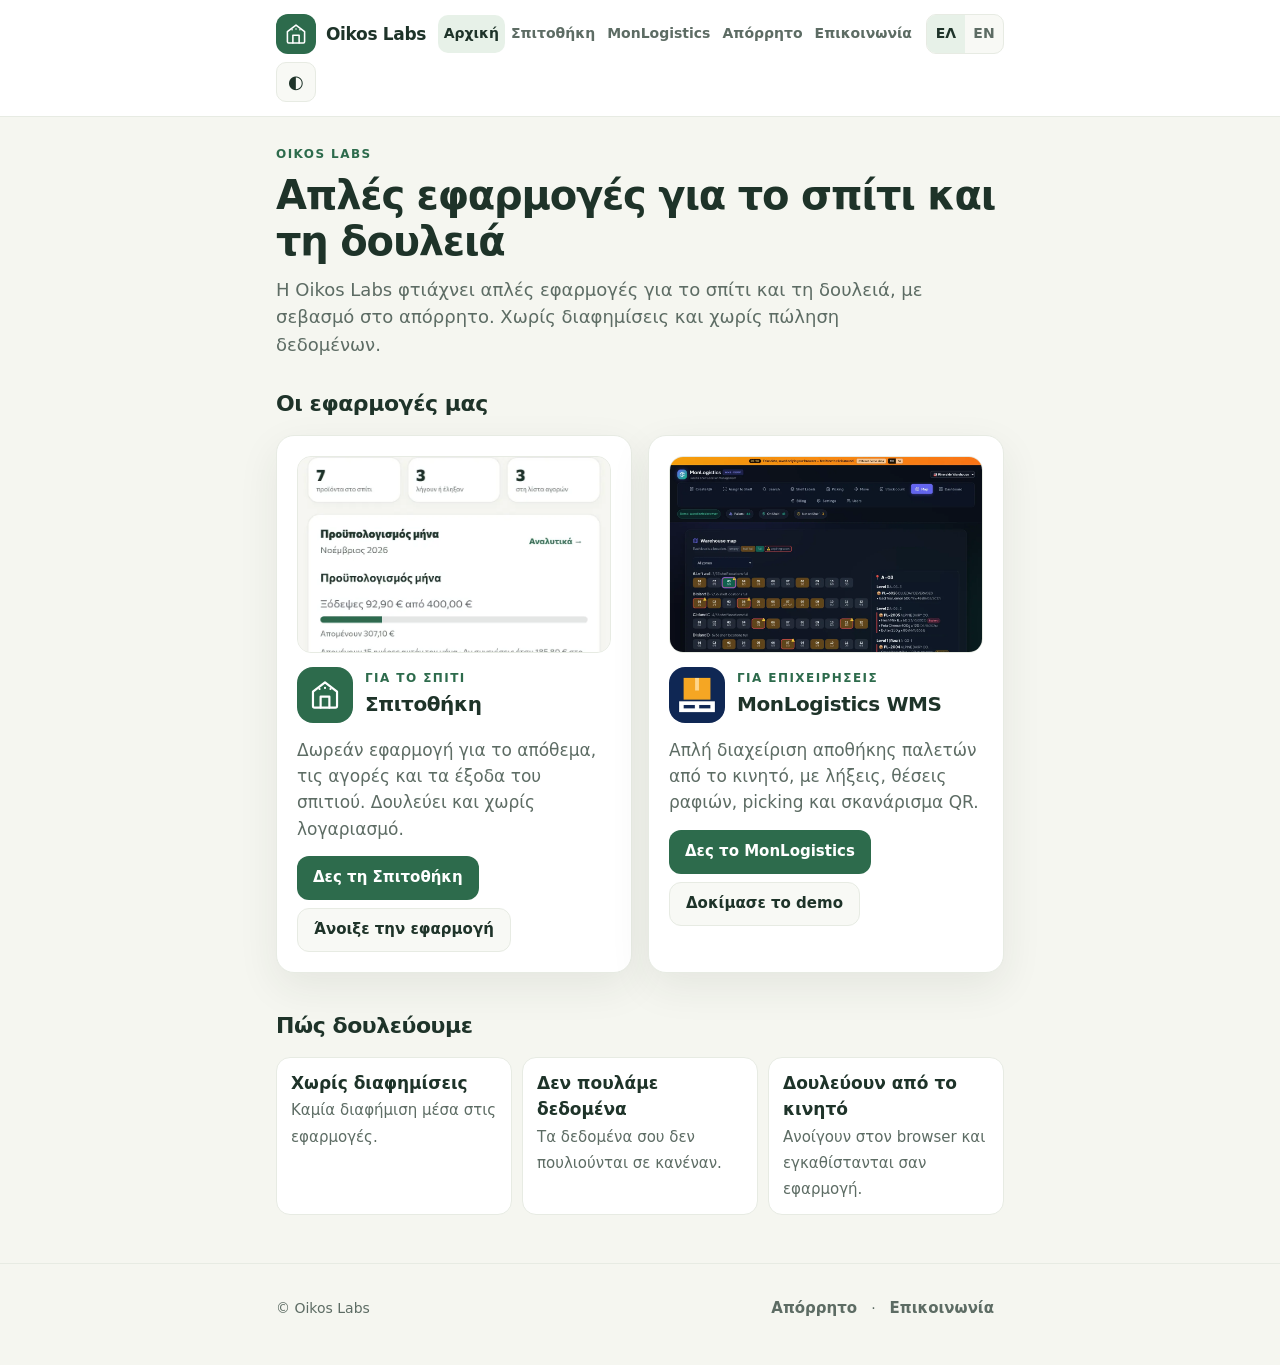
<file: index.html>
<!doctype html>
<html lang="el">
<head>
  <meta charset="utf-8">
  <meta name="viewport" content="width=device-width, initial-scale=1">
  <title>Oikos Labs</title>
  <meta name="description" content="Η Oikos Labs φτιάχνει απλές εφαρμογές για το σπίτι και τη δουλειά, με σεβασμό στο απόρρητο.">
  <meta name="theme-color" content="#f5f6f0" media="(prefers-color-scheme: light)">
  <meta name="theme-color" content="#121a16" media="(prefers-color-scheme: dark)">
  <link rel="icon" href="icons/icon.svg" type="image/svg+xml">
  <link rel="icon" href="icons/icon-192.png" sizes="192x192">
  <link rel="apple-touch-icon" href="icons/apple-touch-icon.png">
  <link rel="alternate" hreflang="el" href="https://oikoslabs.github.io/">
  <link rel="alternate" hreflang="en" href="https://oikoslabs.github.io/en/">
  <link rel="alternate" hreflang="x-default" href="https://oikoslabs.github.io/">
  <link rel="stylesheet" href="styles.css?v=7">
</head>
<body>
  <a class="skip" href="#main">Μετάβαση στο περιεχόμενο</a>
  <header>
    <div class="wrap header-inner">
      <a class="brand" href="index.html"><img src="icons/icon.svg" width="40" height="40" alt="">Oikos Labs</a>
      <nav aria-label="Κύρια πλοήγηση">
        <a href="index.html" aria-current="page">Αρχική</a>
        <a href="spitothiki.html">Σπιτοθήκη</a>
        <a href="monlogistics.html">MonLogistics</a>
        <a href="privacy.html">Απόρρητο</a>
        <a href="contact.html">Επικοινωνία</a>
      </nav>
      <div class="lang-switch" role="group" aria-label="Γλώσσα"><a href="index.html" lang="el" aria-current="true">ΕΛ</a><a href="en/index.html" lang="en" hreflang="en" title="English">EN</a></div>
      <button class="theme-btn" type="button" data-theme-toggle aria-label="Αλλαγή θέματος">◐</button>
    </div>
  </header>
  <main id="main" class="wrap">
    <p class="eyebrow">Oikos Labs</p>
    <h1>Απλές εφαρμογές για το σπίτι και τη δουλειά</h1>
    <p class="lede">Η Oikos Labs φτιάχνει απλές εφαρμογές για το σπίτι και τη δουλειά, με σεβασμό στο απόρρητο. Χωρίς διαφημίσεις και χωρίς πώληση δεδομένων.</p>

    <section class="apps" aria-labelledby="apps-title">
      <h2 id="apps-title">Οι εφαρμογές μας</h2>
      <div class="app-grid">
        <article class="card app-tile">
          <a class="tile-shot" href="spitothiki.html" tabindex="-1" aria-hidden="true"><img src="shots/home.webp" alt="" width="390" height="844" loading="lazy"></a>
          <div class="tile-head">
            <img class="mark" src="icons/icon.svg" width="56" height="56" alt="">
            <div>
              <p class="eyebrow">Για το σπίτι</p>
              <h3>Σπιτοθήκη</h3>
            </div>
          </div>
          <p>Δωρεάν εφαρμογή για το απόθεμα, τις αγορές και τα έξοδα του σπιτιού. Δουλεύει και χωρίς λογαριασμό.</p>
          <div class="actions">
            <a class="button button-primary" href="spitothiki.html">Δες τη Σπιτοθήκη</a>
            <a class="button button-quiet" href="https://spitothiki.web.app/?src=oikoslabs">Άνοιξε την εφαρμογή</a>
          </div>
        </article>
        <article class="card app-tile">
          <a class="tile-shot" href="monlogistics.html" tabindex="-1" aria-hidden="true"><img src="shots/monlogistics/map.webp" alt="" width="1200" height="755" loading="lazy"></a>
          <div class="tile-head">
            <img class="mark" src="icons/monlogistics-icon.png" width="56" height="56" alt="">
            <div>
              <p class="eyebrow">Για επιχειρήσεις</p>
              <h3>MonLogistics WMS</h3>
            </div>
          </div>
          <p>Απλή διαχείριση αποθήκης παλετών από το κινητό, με λήξεις, θέσεις ραφιών, picking και σκανάρισμα QR.</p>
          <div class="actions">
            <a class="button button-primary" href="monlogistics.html">Δες το MonLogistics</a>
            <a class="button button-quiet" href="https://monlogistics-demo.web.app/?src=oikoslabs">Δοκίμασε το demo</a>
          </div>
        </article>
      </div>
    </section>

    <section class="principles" aria-labelledby="principles-title">
      <h2 id="principles-title">Πώς δουλεύουμε</h2>
      <ul class="principle-list">
        <li><strong>Χωρίς διαφημίσεις</strong><span>Καμία διαφήμιση μέσα στις εφαρμογές.</span></li>
        <li><strong>Δεν πουλάμε δεδομένα</strong><span>Τα δεδομένα σου δεν πουλιούνται σε κανέναν.</span></li>
        <li><strong>Δουλεύουν από το κινητό</strong><span>Ανοίγουν στον browser και εγκαθίστανται σαν εφαρμογή.</span></li>
      </ul>
    </section>

  </main>
  <footer>
    <div class="wrap footer-inner">
      <p>© Oikos Labs</p>
      <nav aria-label="Υποσέλιδο">
        <a href="privacy.html">Απόρρητο</a>
        · <a href="contact.html">Επικοινωνία</a>
      </nav>
    </div>
  </footer>
  <script>
    (function () {
      var key = 'oikoslabs:theme';
      var root = document.documentElement;
      try {
        var saved = localStorage.getItem(key);
        if (saved === 'light' || saved === 'dark') root.setAttribute('data-theme', saved);
      } catch (e) {}
      document.querySelectorAll('[data-theme-toggle]').forEach(function (btn) {
        btn.addEventListener('click', function () {
          var next = root.getAttribute('data-theme') === 'dark' ? 'light'
            : root.getAttribute('data-theme') === 'light' ? 'dark'
            : (window.matchMedia('(prefers-color-scheme: dark)').matches ? 'light' : 'dark');
          root.setAttribute('data-theme', next);
          try { localStorage.setItem(key, next); } catch (e) {}
        });
      });
    })();
  </script>
<!-- Cloudflare Web Analytics --><script defer src='https://static.cloudflareinsights.com/beacon.min.js' data-cf-beacon='{"token": "eb60aeccbb9b4c3ca00c6c303d46751a"}'></script><!-- End Cloudflare Web Analytics -->
</body>
</html>
</file>
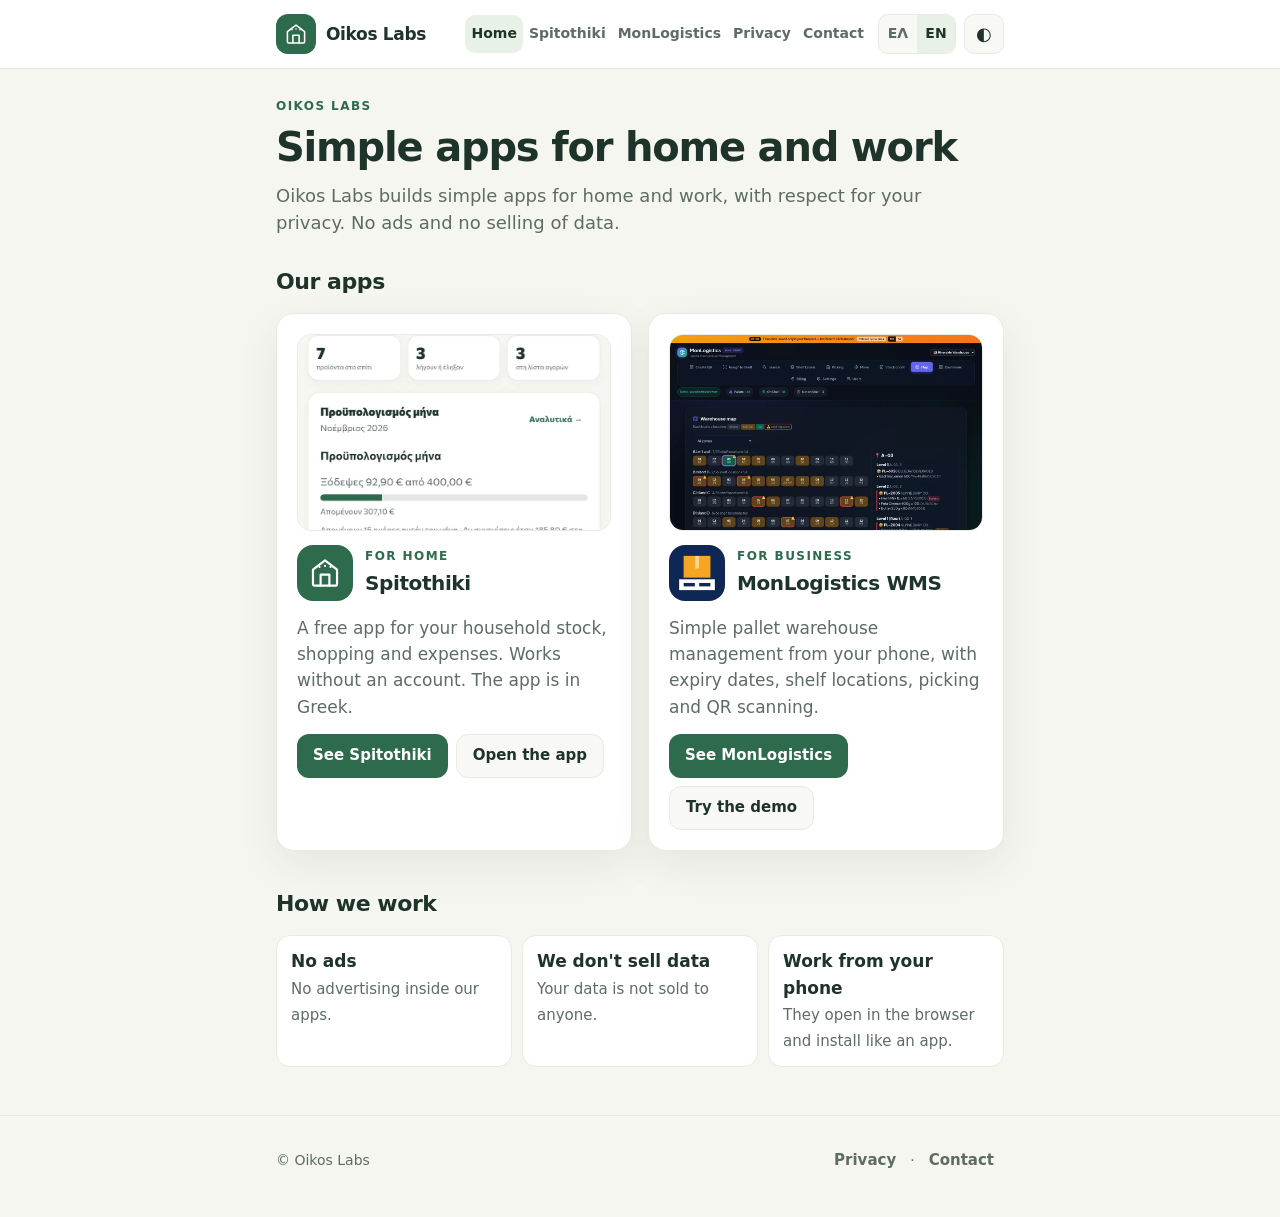
<file: en/index.html>
<!doctype html>
<html lang="en">
<head>
  <meta charset="utf-8">
  <meta name="viewport" content="width=device-width, initial-scale=1">
  <title>Oikos Labs</title>
  <meta name="description" content="Oikos Labs builds simple apps for home and work, with respect for your privacy.">
  <meta name="theme-color" content="#f5f6f0" media="(prefers-color-scheme: light)">
  <meta name="theme-color" content="#121a16" media="(prefers-color-scheme: dark)">
  <link rel="icon" href="../icons/icon.svg" type="image/svg+xml">
  <link rel="icon" href="../icons/icon-192.png" sizes="192x192">
  <link rel="apple-touch-icon" href="../icons/apple-touch-icon.png">
  <link rel="alternate" hreflang="el" href="https://oikoslabs.github.io/">
  <link rel="alternate" hreflang="en" href="https://oikoslabs.github.io/en/">
  <link rel="alternate" hreflang="x-default" href="https://oikoslabs.github.io/">
  <link rel="stylesheet" href="../styles.css?v=7">
</head>
<body>
  <a class="skip" href="#main">Skip to content</a>
  <header>
    <div class="wrap header-inner">
      <a class="brand" href="index.html"><img src="../icons/icon.svg" width="40" height="40" alt="">Oikos Labs</a>
      <nav aria-label="Main navigation">
        <a href="index.html" aria-current="page">Home</a>
        <a href="spitothiki.html">Spitothiki</a>
        <a href="monlogistics.html">MonLogistics</a>
        <a href="privacy.html">Privacy</a>
        <a href="contact.html">Contact</a>
      </nav>
      <div class="lang-switch" role="group" aria-label="Language"><a href="../index.html" lang="el" hreflang="el" title="Ελληνικά">ΕΛ</a><a href="index.html" lang="en" aria-current="true">EN</a></div>
      <button class="theme-btn" type="button" data-theme-toggle aria-label="Toggle theme">◐</button>
    </div>
  </header>
  <main id="main" class="wrap">
    <p class="eyebrow">Oikos Labs</p>
    <h1>Simple apps for home and work</h1>
    <p class="lede">Oikos Labs builds simple apps for home and work, with respect for your privacy. No ads and no selling of data.</p>

    <section class="apps" aria-labelledby="apps-title">
      <h2 id="apps-title">Our apps</h2>
      <div class="app-grid">
        <article class="card app-tile">
          <a class="tile-shot" href="spitothiki.html" tabindex="-1" aria-hidden="true"><img src="../shots/home.webp" alt="" width="390" height="844" loading="lazy"></a>
          <div class="tile-head">
            <img class="mark" src="../icons/icon.svg" width="56" height="56" alt="">
            <div>
              <p class="eyebrow">For home</p>
              <h3>Spitothiki</h3>
            </div>
          </div>
          <p>A free app for your household stock, shopping and expenses. Works without an account. The app is in Greek.</p>
          <div class="actions">
            <a class="button button-primary" href="spitothiki.html">See Spitothiki</a>
            <a class="button button-quiet" href="https://spitothiki.web.app/?src=oikoslabs">Open the app</a>
          </div>
        </article>
        <article class="card app-tile">
          <a class="tile-shot" href="monlogistics.html" tabindex="-1" aria-hidden="true"><img src="../shots/monlogistics/map.webp" alt="" width="1200" height="755" loading="lazy"></a>
          <div class="tile-head">
            <img class="mark" src="../icons/monlogistics-icon.png" width="56" height="56" alt="">
            <div>
              <p class="eyebrow">For business</p>
              <h3>MonLogistics WMS</h3>
            </div>
          </div>
          <p>Simple pallet warehouse management from your phone, with expiry dates, shelf locations, picking and QR scanning.</p>
          <div class="actions">
            <a class="button button-primary" href="monlogistics.html">See MonLogistics</a>
            <a class="button button-quiet" href="https://monlogistics-demo.web.app/?src=oikoslabs">Try the demo</a>
          </div>
        </article>
      </div>
    </section>

    <section class="principles" aria-labelledby="principles-title">
      <h2 id="principles-title">How we work</h2>
      <ul class="principle-list">
        <li><strong>No ads</strong><span>No advertising inside our apps.</span></li>
        <li><strong>We don't sell data</strong><span>Your data is not sold to anyone.</span></li>
        <li><strong>Work from your phone</strong><span>They open in the browser and install like an app.</span></li>
      </ul>
    </section>

  </main>
  <footer>
    <div class="wrap footer-inner">
      <p>© Oikos Labs</p>
      <nav aria-label="Footer">
        <a href="privacy.html">Privacy</a>
        · <a href="contact.html">Contact</a>
      </nav>
    </div>
  </footer>
  <script>
    (function () {
      var key = 'oikoslabs:theme';
      var root = document.documentElement;
      try {
        var saved = localStorage.getItem(key);
        if (saved === 'light' || saved === 'dark') root.setAttribute('data-theme', saved);
      } catch (e) {}
      document.querySelectorAll('[data-theme-toggle]').forEach(function (btn) {
        btn.addEventListener('click', function () {
          var next = root.getAttribute('data-theme') === 'dark' ? 'light'
            : root.getAttribute('data-theme') === 'light' ? 'dark'
            : (window.matchMedia('(prefers-color-scheme: dark)').matches ? 'light' : 'dark');
          root.setAttribute('data-theme', next);
          try { localStorage.setItem(key, next); } catch (e) {}
        });
      });
    })();
  </script>
<!-- Cloudflare Web Analytics --><script defer src='https://static.cloudflareinsights.com/beacon.min.js' data-cf-beacon='{"token": "eb60aeccbb9b4c3ca00c6c303d46751a"}'></script><!-- End Cloudflare Web Analytics -->
</body>
</html>
</file>
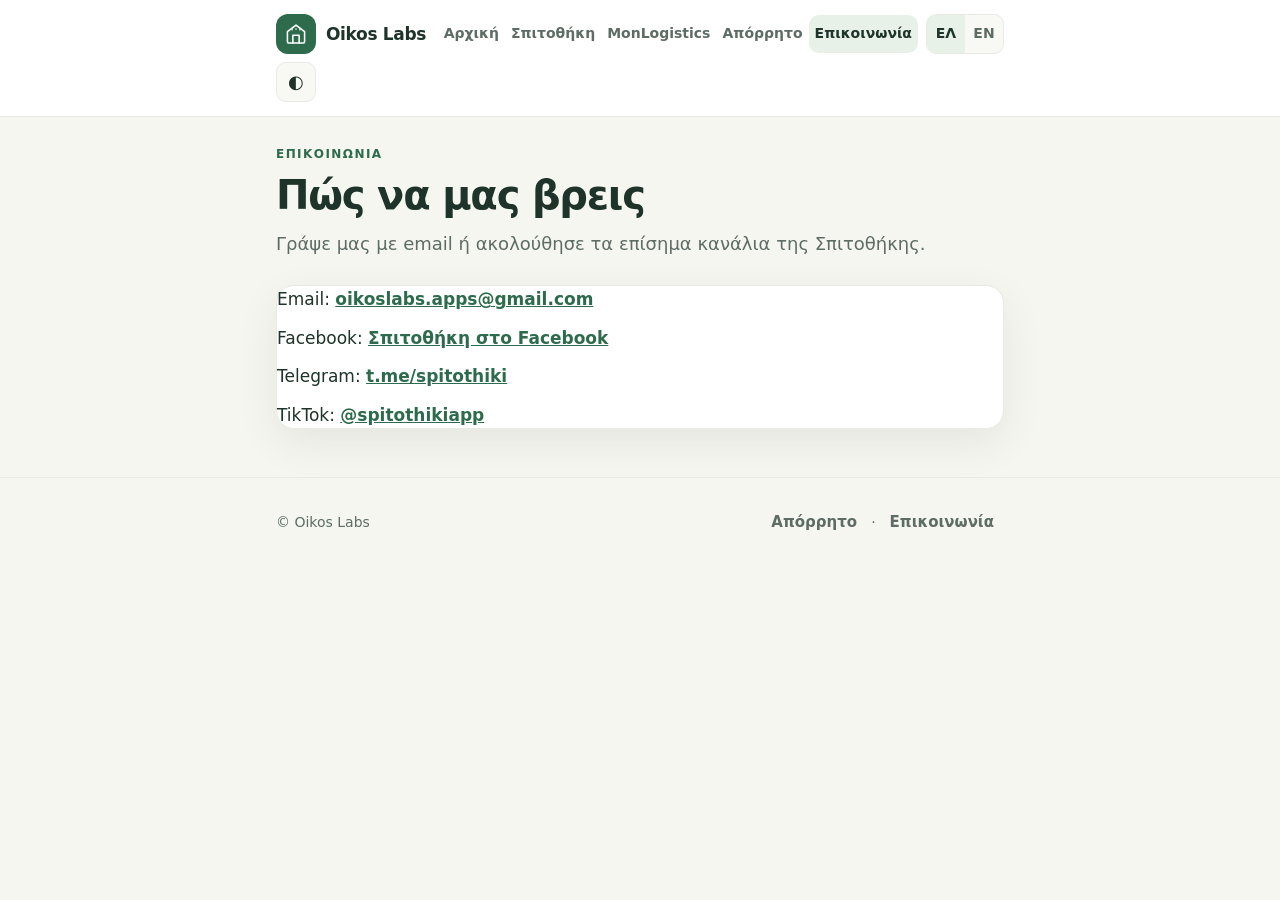
<file: contact.html>
<!doctype html>
<html lang="el">
<head>
  <meta charset="utf-8">
  <meta name="viewport" content="width=device-width, initial-scale=1">
  <title>Επικοινωνία · Oikos Labs</title>
  <meta name="description" content="Η Oikos Labs φτιάχνει απλές εφαρμογές για το σπίτι και τη δουλειά, με σεβασμό στο απόρρητο.">
  <meta name="theme-color" content="#f5f6f0" media="(prefers-color-scheme: light)">
  <meta name="theme-color" content="#121a16" media="(prefers-color-scheme: dark)">
  <link rel="icon" href="icons/icon.svg" type="image/svg+xml">
  <link rel="icon" href="icons/icon-192.png" sizes="192x192">
  <link rel="apple-touch-icon" href="icons/apple-touch-icon.png">
  <link rel="alternate" hreflang="el" href="https://oikoslabs.github.io/contact.html">
  <link rel="alternate" hreflang="en" href="https://oikoslabs.github.io/en/contact.html">
  <link rel="alternate" hreflang="x-default" href="https://oikoslabs.github.io/contact.html">
  <link rel="stylesheet" href="styles.css?v=7">
</head>
<body>
  <a class="skip" href="#main">Μετάβαση στο περιεχόμενο</a>
  <header>
    <div class="wrap header-inner">
      <a class="brand" href="index.html"><img src="icons/icon.svg" width="40" height="40" alt="">Oikos Labs</a>
      <nav aria-label="Κύρια πλοήγηση">
        <a href="index.html">Αρχική</a>
        <a href="spitothiki.html">Σπιτοθήκη</a>
        <a href="monlogistics.html">MonLogistics</a>
        <a href="privacy.html">Απόρρητο</a>
        <a href="contact.html" aria-current="page">Επικοινωνία</a>
      </nav>
      <div class="lang-switch" role="group" aria-label="Γλώσσα"><a href="contact.html" lang="el" aria-current="true">ΕΛ</a><a href="en/contact.html" lang="en" hreflang="en" title="English">EN</a></div>
      <button class="theme-btn" type="button" data-theme-toggle aria-label="Αλλαγή θέματος">◐</button>
    </div>
  </header>
  <main id="main" class="wrap">
    <p class="eyebrow">Επικοινωνία</p>
    <h1>Πώς να μας βρεις</h1>
    <p class="lede">Γράψε μας με email ή ακολούθησε τα επίσημα κανάλια της Σπιτοθήκης.</p>
    <ul class="contact-list card">
      <li>Email: <a href="mailto:oikoslabs.apps@gmail.com">oikoslabs.apps@gmail.com</a></li>
      <li>Facebook: <a href="https://www.facebook.com/share/19h5cYaZKc/" rel="noopener" target="_blank">Σπιτοθήκη στο Facebook</a></li>
      <li>Telegram: <a href="https://t.me/spitothiki" rel="noopener" target="_blank">t.me/spitothiki</a></li>
      <li>TikTok: <a href="https://www.tiktok.com/@spitothikiapp" rel="noopener" target="_blank">@spitothikiapp</a></li>
    </ul>

  </main>
  <footer>
    <div class="wrap footer-inner">
      <p>© Oikos Labs</p>
      <nav aria-label="Υποσέλιδο">
        <a href="privacy.html">Απόρρητο</a>
        · <a href="contact.html">Επικοινωνία</a>
      </nav>
    </div>
  </footer>
  <script>
    (function () {
      var key = 'oikoslabs:theme';
      var root = document.documentElement;
      try {
        var saved = localStorage.getItem(key);
        if (saved === 'light' || saved === 'dark') root.setAttribute('data-theme', saved);
      } catch (e) {}
      document.querySelectorAll('[data-theme-toggle]').forEach(function (btn) {
        btn.addEventListener('click', function () {
          var next = root.getAttribute('data-theme') === 'dark' ? 'light'
            : root.getAttribute('data-theme') === 'light' ? 'dark'
            : (window.matchMedia('(prefers-color-scheme: dark)').matches ? 'light' : 'dark');
          root.setAttribute('data-theme', next);
          try { localStorage.setItem(key, next); } catch (e) {}
        });
      });
    })();
  </script>
<!-- Cloudflare Web Analytics --><script defer src='https://static.cloudflareinsights.com/beacon.min.js' data-cf-beacon='{"token": "eb60aeccbb9b4c3ca00c6c303d46751a"}'></script><!-- End Cloudflare Web Analytics -->
</body>
</html>
</file>
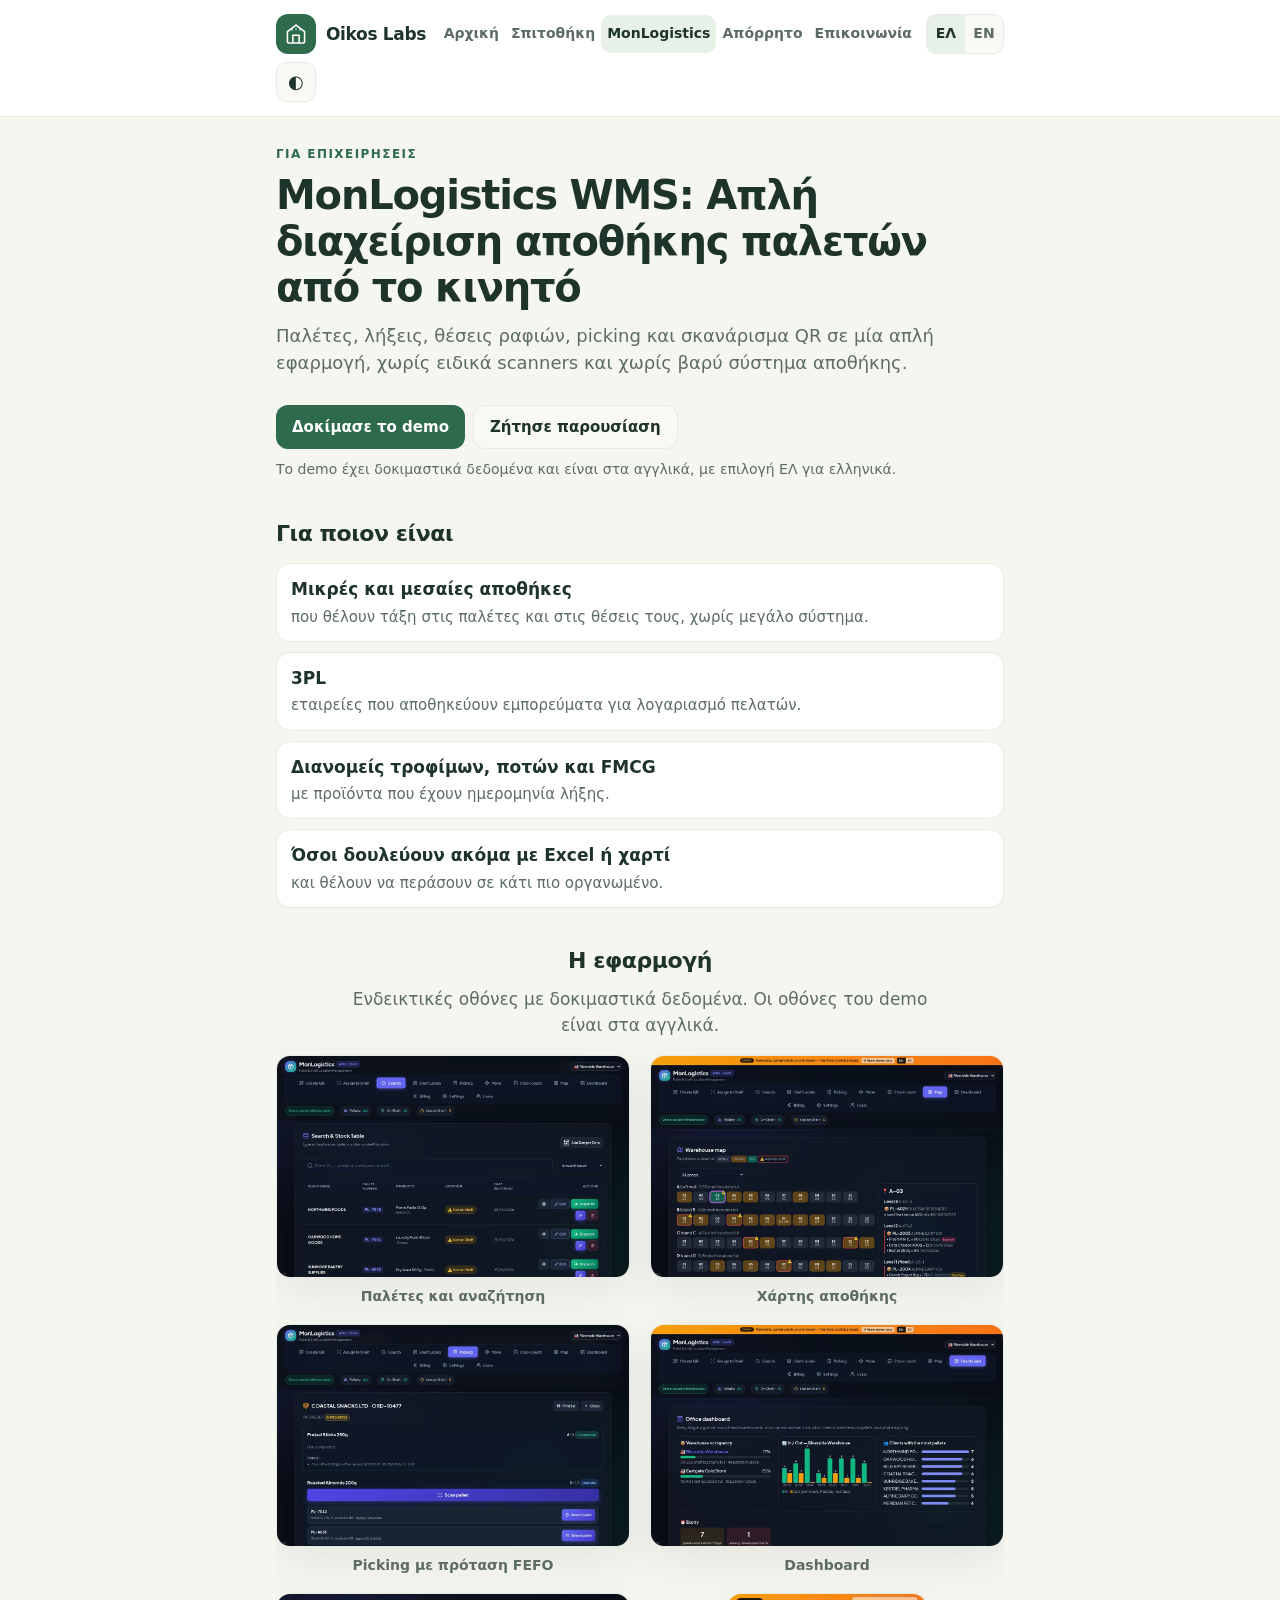
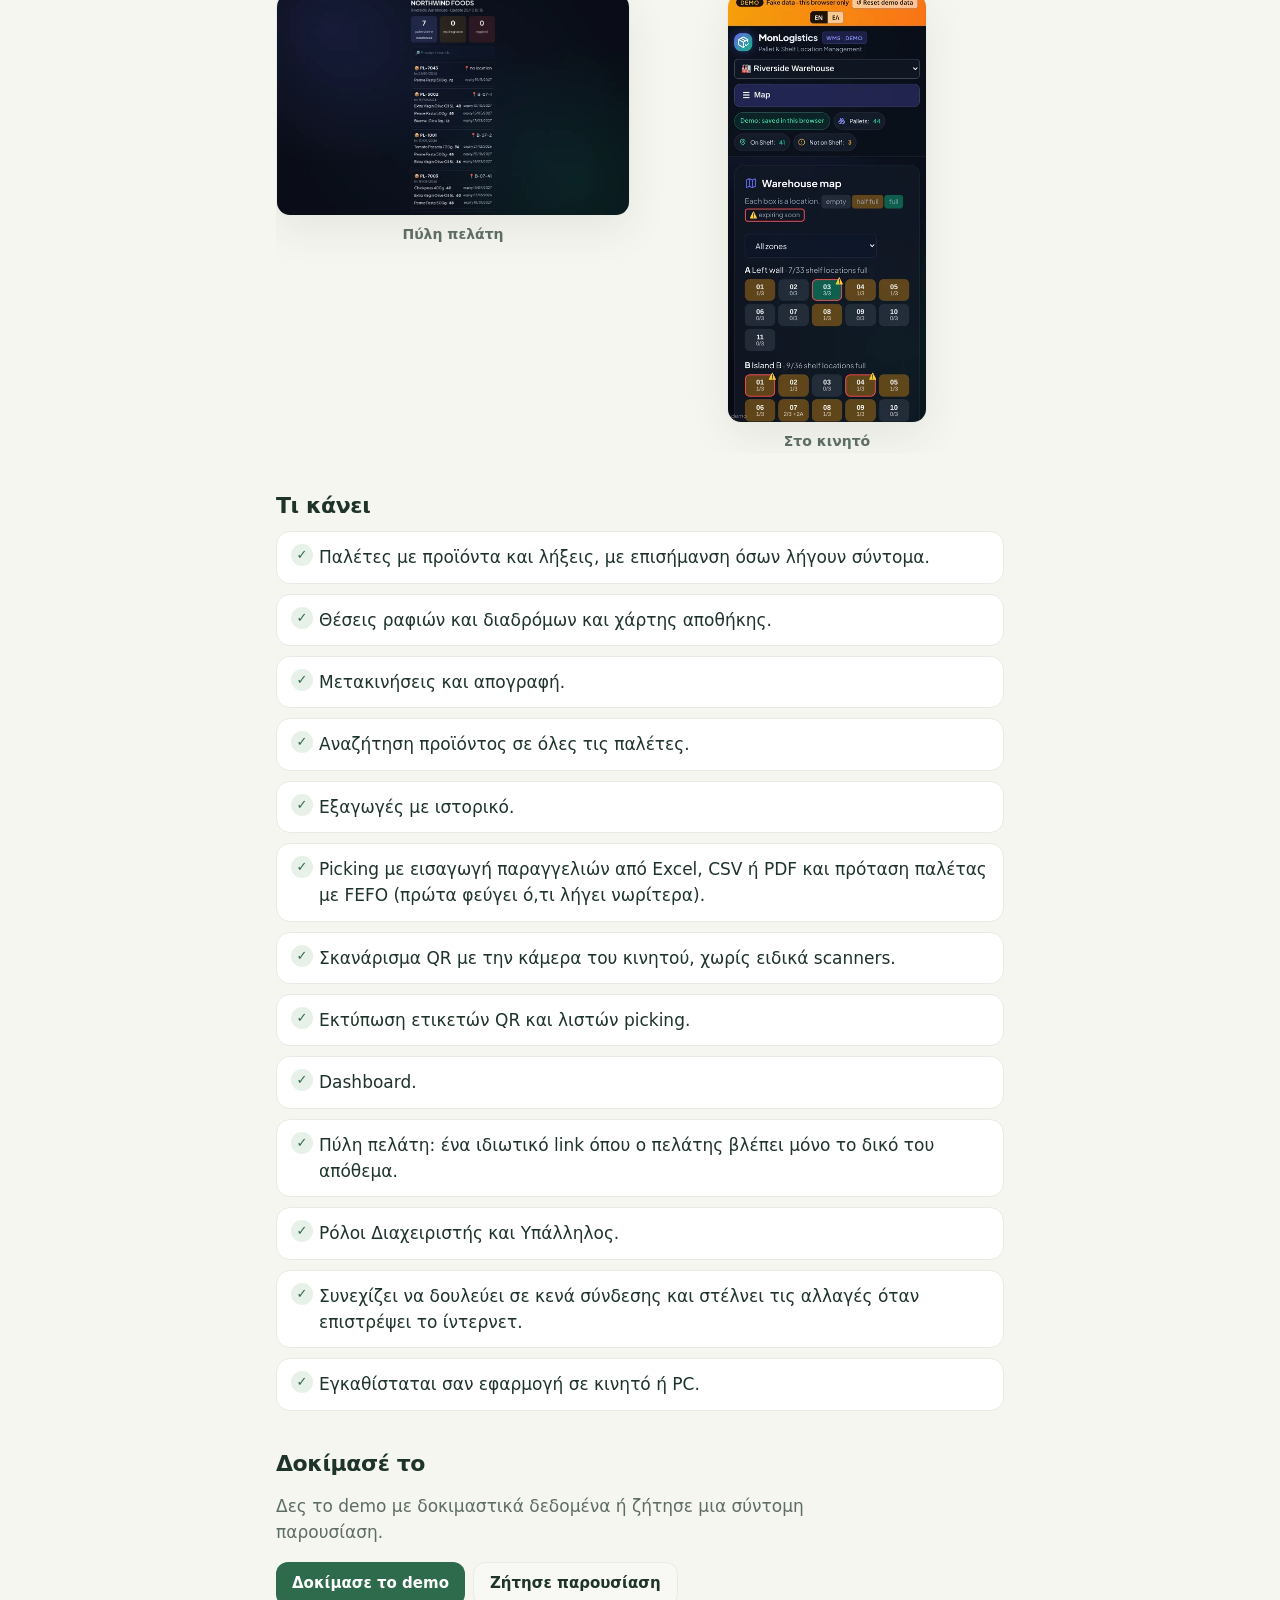
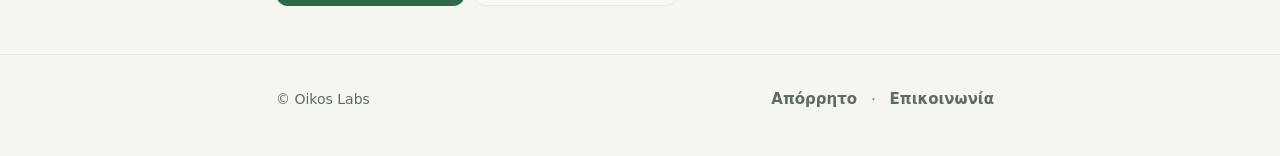
<file: monlogistics.html>
<!doctype html>
<html lang="el">
<head>
  <meta charset="utf-8">
  <meta name="viewport" content="width=device-width, initial-scale=1">
  <title>MonLogistics WMS · Oikos Labs</title>
  <meta name="description" content="MonLogistics WMS: απλή διαχείριση αποθήκης παλετών από το κινητό, με λήξεις, θέσεις ραφιών, picking και σκανάρισμα QR.">
  <meta name="theme-color" content="#f5f6f0" media="(prefers-color-scheme: light)">
  <meta name="theme-color" content="#121a16" media="(prefers-color-scheme: dark)">
  <link rel="icon" href="icons/icon.svg" type="image/svg+xml">
  <link rel="icon" href="icons/icon-192.png" sizes="192x192">
  <link rel="apple-touch-icon" href="icons/apple-touch-icon.png">
  <link rel="alternate" hreflang="el" href="https://oikoslabs.github.io/monlogistics.html">
  <link rel="alternate" hreflang="en" href="https://oikoslabs.github.io/en/monlogistics.html">
  <link rel="alternate" hreflang="x-default" href="https://oikoslabs.github.io/monlogistics.html">
  <link rel="stylesheet" href="styles.css?v=7">
</head>
<body>
  <a class="skip" href="#main">Μετάβαση στο περιεχόμενο</a>
  <header>
    <div class="wrap header-inner">
      <a class="brand" href="index.html"><img src="icons/icon.svg" width="40" height="40" alt="">Oikos Labs</a>
      <nav aria-label="Κύρια πλοήγηση">
        <a href="index.html">Αρχική</a>
        <a href="spitothiki.html">Σπιτοθήκη</a>
        <a href="monlogistics.html" aria-current="page">MonLogistics</a>
        <a href="privacy.html">Απόρρητο</a>
        <a href="contact.html">Επικοινωνία</a>
      </nav>
      <div class="lang-switch" role="group" aria-label="Γλώσσα"><a href="monlogistics.html" lang="el" aria-current="true">ΕΛ</a><a href="en/monlogistics.html" lang="en" hreflang="en" title="English">EN</a></div>
      <button class="theme-btn" type="button" data-theme-toggle aria-label="Αλλαγή θέματος">◐</button>
    </div>
  </header>
  <main id="main" class="wrap">
    <p class="eyebrow">Για επιχειρήσεις</p>
    <h1>MonLogistics WMS: Απλή διαχείριση αποθήκης παλετών από το κινητό</h1>
    <p class="lede">Παλέτες, λήξεις, θέσεις ραφιών, picking και σκανάρισμα QR σε μία απλή εφαρμογή, χωρίς ειδικά scanners και χωρίς βαρύ σύστημα αποθήκης.</p>
    <div class="actions hero-actions">
      <a class="button button-primary" href="https://monlogistics-demo.web.app/?src=oikoslabs">Δοκίμασε το demo</a>
      <a class="button button-quiet" href="mailto:oikoslabs.apps@gmail.com?subject=MonLogistics%20WMS">Ζήτησε παρουσίαση</a>
    </div>
    <p class="hero-note">Το demo έχει δοκιμαστικά δεδομένα και είναι στα αγγλικά, με επιλογή ΕΛ για ελληνικά.</p>

    <section class="audience" aria-labelledby="audience-title">
      <h2 id="audience-title">Για ποιον είναι</h2>
      <ul class="audience-list">
        <li><strong>Μικρές και μεσαίες αποθήκες</strong><span>που θέλουν τάξη στις παλέτες και στις θέσεις τους, χωρίς μεγάλο σύστημα.</span></li>
        <li><strong>3PL</strong><span>εταιρείες που αποθηκεύουν εμπορεύματα για λογαριασμό πελατών.</span></li>
        <li><strong>Διανομείς τροφίμων, ποτών και FMCG</strong><span>με προϊόντα που έχουν ημερομηνία λήξης.</span></li>
        <li><strong>Όσοι δουλεύουν ακόμα με Excel ή χαρτί</strong><span>και θέλουν να περάσουν σε κάτι πιο οργανωμένο.</span></li>
      </ul>
    </section>

    <section class="shots" aria-labelledby="shots-title">
      <h2 id="shots-title">Η εφαρμογή</h2>
      <p class="section-lead">Ενδεικτικές οθόνες με δοκιμαστικά δεδομένα. Οι οθόνες του demo είναι στα αγγλικά.</p>
      <ul class="shot-grid shot-grid-wide">
        <li>
          <figure>
            <img src="shots/monlogistics/pallets.webp" alt="Λίστα παλετών με πελάτη, προϊόντα, θέση στο ράφι και ημερομηνία" width="1200" height="755" loading="lazy">
            <figcaption>Παλέτες και αναζήτηση</figcaption>
          </figure>
        </li>
        <li>
          <figure>
            <img src="shots/monlogistics/map.webp" alt="Χάρτης αποθήκης με θέσεις ραφιών και επισήμανση όσων λήγουν σύντομα" width="1200" height="755" loading="lazy">
            <figcaption>Χάρτης αποθήκης</figcaption>
          </figure>
        </li>
        <li>
          <figure>
            <img src="shots/monlogistics/picking.webp" alt="Οθόνη picking με πρόταση παλέτας με βάση την ημερομηνία λήξης" width="1200" height="755" loading="lazy">
            <figcaption>Picking με πρόταση FEFO</figcaption>
          </figure>
        </li>
        <li>
          <figure>
            <img src="shots/monlogistics/dashboard.webp" alt="Dashboard με συνοπτική εικόνα της αποθήκης" width="1200" height="755" loading="lazy">
            <figcaption>Dashboard</figcaption>
          </figure>
        </li>
        <li>
          <figure>
            <img src="shots/monlogistics/portal.webp" alt="Πύλη πελάτη με το απόθεμα ενός πελάτη" width="1200" height="755" loading="lazy">
            <figcaption>Πύλη πελάτη</figcaption>
          </figure>
        </li>
        <li class="shot-portrait">
          <figure>
            <img src="shots/monlogistics/mobile-map.webp" alt="Ο χάρτης της αποθήκης σε οθόνη κινητού" width="390" height="844" loading="lazy">
            <figcaption>Στο κινητό</figcaption>
          </figure>
        </li>
      </ul>
    </section>

    <section class="features" aria-labelledby="features-title">
      <h2 id="features-title">Τι κάνει</h2>
      <ul class="feature-list">
        <li>Παλέτες με προϊόντα και λήξεις, με επισήμανση όσων λήγουν σύντομα.</li>
        <li>Θέσεις ραφιών και διαδρόμων και χάρτης αποθήκης.</li>
        <li>Μετακινήσεις και απογραφή.</li>
        <li>Αναζήτηση προϊόντος σε όλες τις παλέτες.</li>
        <li>Εξαγωγές με ιστορικό.</li>
        <li>Picking με εισαγωγή παραγγελιών από Excel, CSV ή PDF και πρόταση παλέτας με FEFO (πρώτα φεύγει ό,τι λήγει νωρίτερα).</li>
        <li>Σκανάρισμα QR με την κάμερα του κινητού, χωρίς ειδικά scanners.</li>
        <li>Εκτύπωση ετικετών QR και λιστών picking.</li>
        <li>Dashboard.</li>
        <li>Πύλη πελάτη: ένα ιδιωτικό link όπου ο πελάτης βλέπει μόνο το δικό του απόθεμα.</li>
        <li>Ρόλοι Διαχειριστής και Υπάλληλος.</li>
        <li>Συνεχίζει να δουλεύει σε κενά σύνδεσης και στέλνει τις αλλαγές όταν επιστρέψει το ίντερνετ.</li>
        <li>Εγκαθίσταται σαν εφαρμογή σε κινητό ή PC.</li>
      </ul>
    </section>

    <section class="cta-bottom" aria-labelledby="cta-title">
      <h2 id="cta-title">Δοκίμασέ το</h2>
      <p class="section-lead" style="margin-left:0">Δες το demo με δοκιμαστικά δεδομένα ή ζήτησε μια σύντομη παρουσίαση.</p>
      <div class="actions">
        <a class="button button-primary" href="https://monlogistics-demo.web.app/?src=oikoslabs">Δοκίμασε το demo</a>
        <a class="button button-quiet" href="mailto:oikoslabs.apps@gmail.com?subject=MonLogistics%20WMS">Ζήτησε παρουσίαση</a>
      </div>
    </section>
  </main>
  <footer>
    <div class="wrap footer-inner">
      <p>© Oikos Labs</p>
      <nav aria-label="Υποσέλιδο">
        <a href="privacy.html">Απόρρητο</a>
        · <a href="contact.html">Επικοινωνία</a>
      </nav>
    </div>
  </footer>
  <script>
    (function () {
      var key = 'oikoslabs:theme';
      var root = document.documentElement;
      try {
        var saved = localStorage.getItem(key);
        if (saved === 'light' || saved === 'dark') root.setAttribute('data-theme', saved);
      } catch (e) {}
      document.querySelectorAll('[data-theme-toggle]').forEach(function (btn) {
        btn.addEventListener('click', function () {
          var next = root.getAttribute('data-theme') === 'dark' ? 'light'
            : root.getAttribute('data-theme') === 'light' ? 'dark'
            : (window.matchMedia('(prefers-color-scheme: dark)').matches ? 'light' : 'dark');
          root.setAttribute('data-theme', next);
          try { localStorage.setItem(key, next); } catch (e) {}
        });
      });
    })();
  </script>
<!-- Cloudflare Web Analytics --><script defer src='https://static.cloudflareinsights.com/beacon.min.js' data-cf-beacon='{"token": "eb60aeccbb9b4c3ca00c6c303d46751a"}'></script><!-- End Cloudflare Web Analytics -->
</body>
</html>
</file>
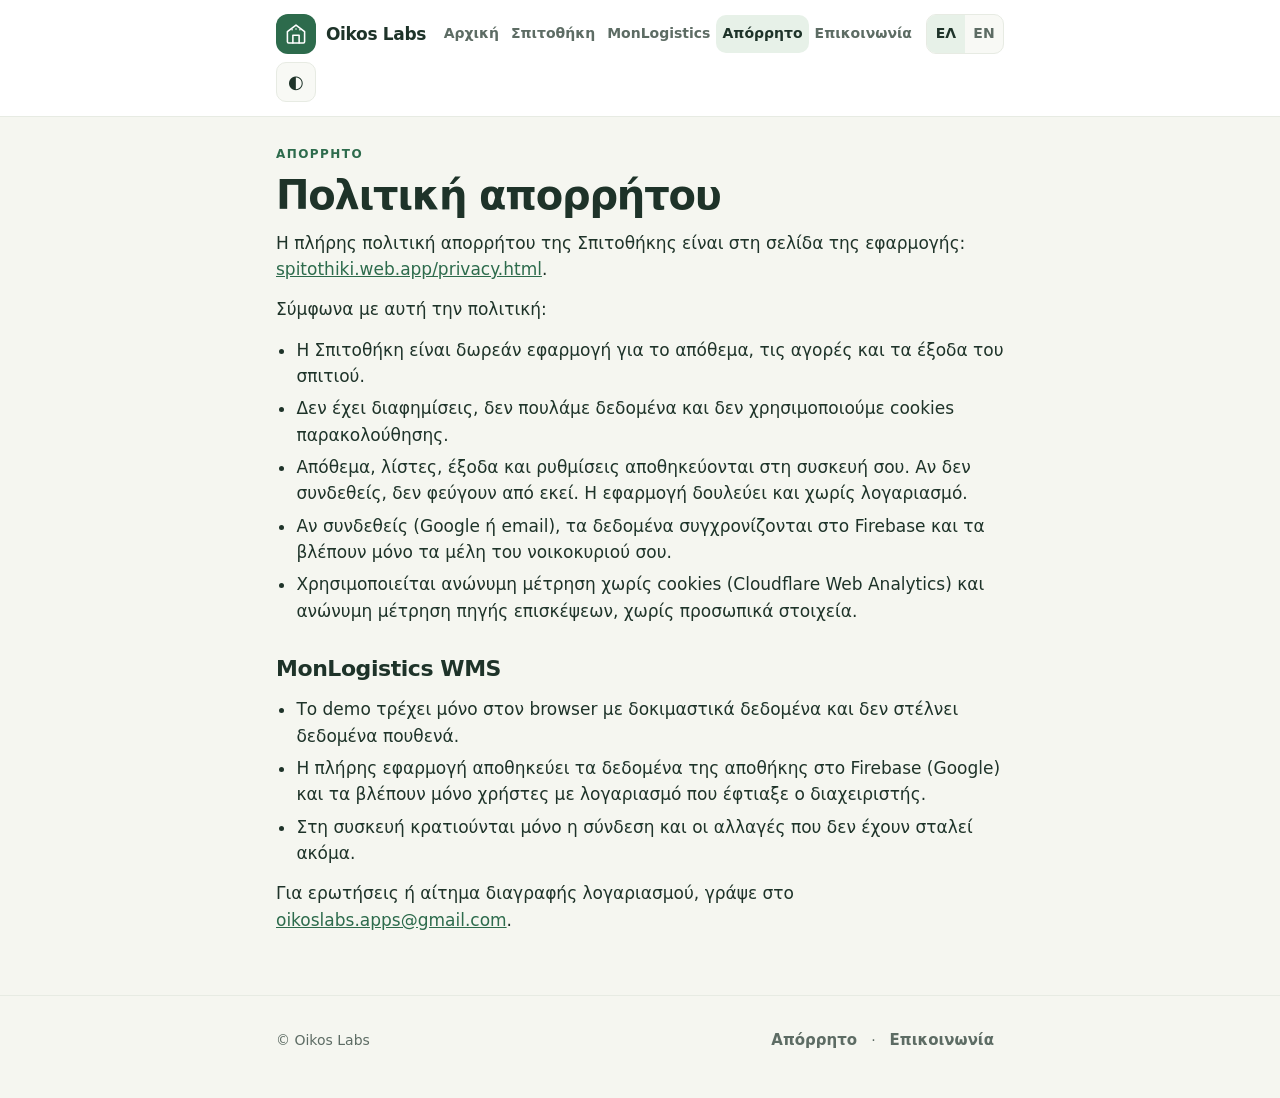
<file: privacy.html>
<!doctype html>
<html lang="el">
<head>
  <meta charset="utf-8">
  <meta name="viewport" content="width=device-width, initial-scale=1">
  <title>Απόρρητο · Oikos Labs</title>
  <meta name="description" content="Η Oikos Labs φτιάχνει απλές εφαρμογές για το σπίτι και τη δουλειά, με σεβασμό στο απόρρητο.">
  <meta name="theme-color" content="#f5f6f0" media="(prefers-color-scheme: light)">
  <meta name="theme-color" content="#121a16" media="(prefers-color-scheme: dark)">
  <link rel="icon" href="icons/icon.svg" type="image/svg+xml">
  <link rel="icon" href="icons/icon-192.png" sizes="192x192">
  <link rel="apple-touch-icon" href="icons/apple-touch-icon.png">
  <link rel="alternate" hreflang="el" href="https://oikoslabs.github.io/privacy.html">
  <link rel="alternate" hreflang="en" href="https://oikoslabs.github.io/en/privacy.html">
  <link rel="alternate" hreflang="x-default" href="https://oikoslabs.github.io/privacy.html">
  <link rel="stylesheet" href="styles.css?v=7">
</head>
<body>
  <a class="skip" href="#main">Μετάβαση στο περιεχόμενο</a>
  <header>
    <div class="wrap header-inner">
      <a class="brand" href="index.html"><img src="icons/icon.svg" width="40" height="40" alt="">Oikos Labs</a>
      <nav aria-label="Κύρια πλοήγηση">
        <a href="index.html">Αρχική</a>
        <a href="spitothiki.html">Σπιτοθήκη</a>
        <a href="monlogistics.html">MonLogistics</a>
        <a href="privacy.html" aria-current="page">Απόρρητο</a>
        <a href="contact.html">Επικοινωνία</a>
      </nav>
      <div class="lang-switch" role="group" aria-label="Γλώσσα"><a href="privacy.html" lang="el" aria-current="true">ΕΛ</a><a href="en/privacy.html" lang="en" hreflang="en" title="English">EN</a></div>
      <button class="theme-btn" type="button" data-theme-toggle aria-label="Αλλαγή θέματος">◐</button>
    </div>
  </header>
  <main id="main" class="wrap">
    <p class="eyebrow">Απόρρητο</p>
    <h1>Πολιτική απορρήτου</h1>
    <div class="prose">
      <p>Η πλήρης πολιτική απορρήτου της Σπιτοθήκης είναι στη σελίδα της εφαρμογής: <a href="https://spitothiki.web.app/privacy.html">spitothiki.web.app/privacy.html</a>.</p>
      <p>Σύμφωνα με αυτή την πολιτική:</p>
      <ul>
        <li>Η Σπιτοθήκη είναι δωρεάν εφαρμογή για το απόθεμα, τις αγορές και τα έξοδα του σπιτιού.</li>
        <li>Δεν έχει διαφημίσεις, δεν πουλάμε δεδομένα και δεν χρησιμοποιούμε cookies παρακολούθησης.</li>
        <li>Απόθεμα, λίστες, έξοδα και ρυθμίσεις αποθηκεύονται στη συσκευή σου. Αν δεν συνδεθείς, δεν φεύγουν από εκεί. Η εφαρμογή δουλεύει και χωρίς λογαριασμό.</li>
        <li>Αν συνδεθείς (Google ή email), τα δεδομένα συγχρονίζονται στο Firebase και τα βλέπουν μόνο τα μέλη του νοικοκυριού σου.</li>
        <li>Χρησιμοποιείται ανώνυμη μέτρηση χωρίς cookies (Cloudflare Web Analytics) και ανώνυμη μέτρηση πηγής επισκέψεων, χωρίς προσωπικά στοιχεία.</li>
      </ul>
      <h2>MonLogistics WMS</h2>
      <ul>
        <li>Το demo τρέχει μόνο στον browser με δοκιμαστικά δεδομένα και δεν στέλνει δεδομένα πουθενά.</li>
        <li>Η πλήρης εφαρμογή αποθηκεύει τα δεδομένα της αποθήκης στο Firebase (Google) και τα βλέπουν μόνο χρήστες με λογαριασμό που έφτιαξε ο διαχειριστής.</li>
        <li>Στη συσκευή κρατιούνται μόνο η σύνδεση και οι αλλαγές που δεν έχουν σταλεί ακόμα.</li>
      </ul>
      <p>Για ερωτήσεις ή αίτημα διαγραφής λογαριασμού, γράψε στο <a href="mailto:oikoslabs.apps@gmail.com">oikoslabs.apps@gmail.com</a>.</p>
    </div>

  </main>
  <footer>
    <div class="wrap footer-inner">
      <p>© Oikos Labs</p>
      <nav aria-label="Υποσέλιδο">
        <a href="privacy.html">Απόρρητο</a>
        · <a href="contact.html">Επικοινωνία</a>
      </nav>
    </div>
  </footer>
  <script>
    (function () {
      var key = 'oikoslabs:theme';
      var root = document.documentElement;
      try {
        var saved = localStorage.getItem(key);
        if (saved === 'light' || saved === 'dark') root.setAttribute('data-theme', saved);
      } catch (e) {}
      document.querySelectorAll('[data-theme-toggle]').forEach(function (btn) {
        btn.addEventListener('click', function () {
          var next = root.getAttribute('data-theme') === 'dark' ? 'light'
            : root.getAttribute('data-theme') === 'light' ? 'dark'
            : (window.matchMedia('(prefers-color-scheme: dark)').matches ? 'light' : 'dark');
          root.setAttribute('data-theme', next);
          try { localStorage.setItem(key, next); } catch (e) {}
        });
      });
    })();
  </script>
<!-- Cloudflare Web Analytics --><script defer src='https://static.cloudflareinsights.com/beacon.min.js' data-cf-beacon='{"token": "eb60aeccbb9b4c3ca00c6c303d46751a"}'></script><!-- End Cloudflare Web Analytics -->
</body>
</html>
</file>
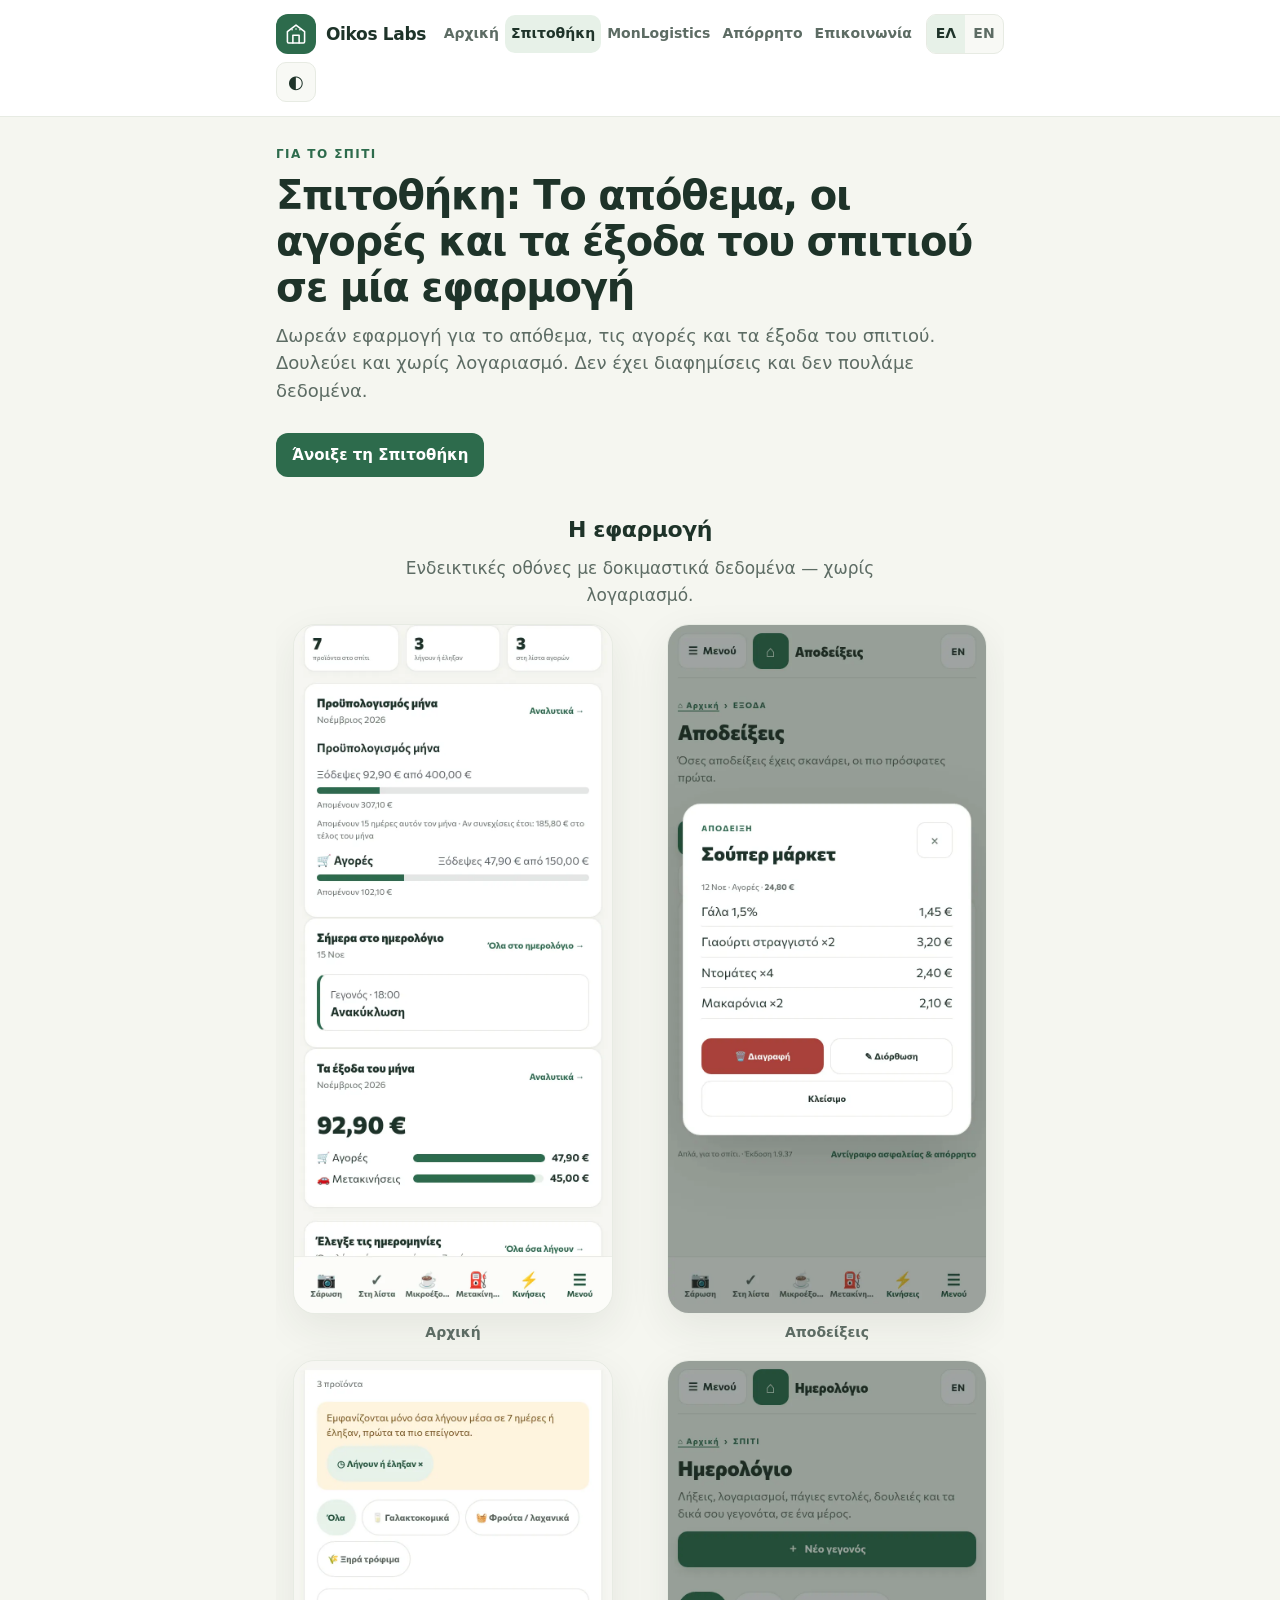
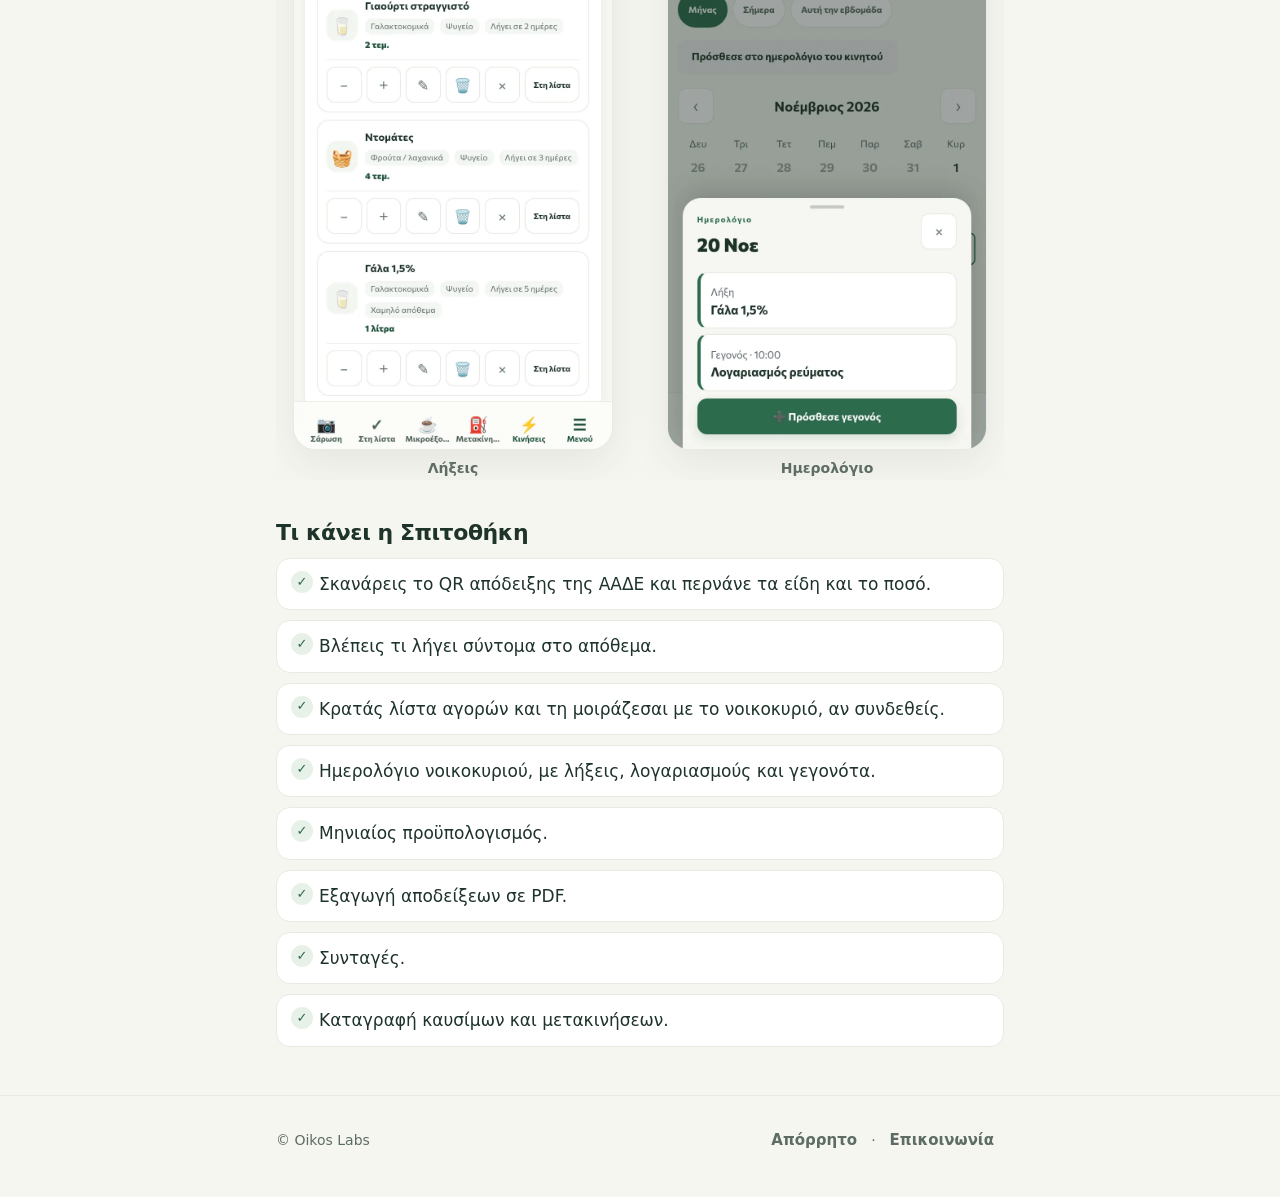
<file: spitothiki.html>
<!doctype html>
<html lang="el">
<head>
  <meta charset="utf-8">
  <meta name="viewport" content="width=device-width, initial-scale=1">
  <title>Σπιτοθήκη · Oikos Labs</title>
  <meta name="description" content="Σπιτοθήκη: δωρεάν εφαρμογή για το απόθεμα, τις αγορές και τα έξοδα του σπιτιού. Δουλεύει και χωρίς λογαριασμό.">
  <meta name="theme-color" content="#f5f6f0" media="(prefers-color-scheme: light)">
  <meta name="theme-color" content="#121a16" media="(prefers-color-scheme: dark)">
  <link rel="icon" href="icons/icon.svg" type="image/svg+xml">
  <link rel="icon" href="icons/icon-192.png" sizes="192x192">
  <link rel="apple-touch-icon" href="icons/apple-touch-icon.png">
  <link rel="alternate" hreflang="el" href="https://oikoslabs.github.io/spitothiki.html">
  <link rel="alternate" hreflang="en" href="https://oikoslabs.github.io/en/spitothiki.html">
  <link rel="alternate" hreflang="x-default" href="https://oikoslabs.github.io/spitothiki.html">
  <link rel="stylesheet" href="styles.css?v=7">
</head>
<body>
  <a class="skip" href="#main">Μετάβαση στο περιεχόμενο</a>
  <header>
    <div class="wrap header-inner">
      <a class="brand" href="index.html"><img src="icons/icon.svg" width="40" height="40" alt="">Oikos Labs</a>
      <nav aria-label="Κύρια πλοήγηση">
        <a href="index.html">Αρχική</a>
        <a href="spitothiki.html" aria-current="page">Σπιτοθήκη</a>
        <a href="monlogistics.html">MonLogistics</a>
        <a href="privacy.html">Απόρρητο</a>
        <a href="contact.html">Επικοινωνία</a>
      </nav>
      <div class="lang-switch" role="group" aria-label="Γλώσσα"><a href="spitothiki.html" lang="el" aria-current="true">ΕΛ</a><a href="en/spitothiki.html" lang="en" hreflang="en" title="English">EN</a></div>
      <button class="theme-btn" type="button" data-theme-toggle aria-label="Αλλαγή θέματος">◐</button>
    </div>
  </header>
  <main id="main" class="wrap">
    <p class="eyebrow">Για το σπίτι</p>
    <h1>Σπιτοθήκη: Το απόθεμα, οι αγορές και τα έξοδα του σπιτιού σε μία εφαρμογή</h1>
    <p class="lede">Δωρεάν εφαρμογή για το απόθεμα, τις αγορές και τα έξοδα του σπιτιού. Δουλεύει και χωρίς λογαριασμό. Δεν έχει διαφημίσεις και δεν πουλάμε δεδομένα.</p>
    <div class="actions hero-actions">
      <a class="button button-primary" href="https://spitothiki.web.app/?src=oikoslabs">Άνοιξε τη Σπιτοθήκη</a>
    </div>

    <section class="shots" aria-labelledby="shots-title">
      <h2 id="shots-title">Η εφαρμογή</h2>
      <p class="section-lead">Ενδεικτικές οθόνες με δοκιμαστικά δεδομένα — χωρίς λογαριασμό.</p>
      <ul class="shot-grid">
        <li>
          <figure>
            <img src="shots/home.webp" alt="Αρχική οθόνη της Σπιτοθήκης με προϋπολογισμό μήνα, ημερολόγιο και έξοδα" width="390" height="844">
            <figcaption>Αρχική</figcaption>
          </figure>
        </li>
        <li>
          <figure>
            <img src="shots/receipts.webp" alt="Απόδειξη από σούπερ μάρκετ με τα είδη και τα ποσά" width="390" height="844">
            <figcaption>Αποδείξεις</figcaption>
          </figure>
        </li>
        <li>
          <figure>
            <img src="shots/expiries.webp" alt="Προϊόντα στο απόθεμα που λήγουν μέσα στις επόμενες ημέρες" width="390" height="844">
            <figcaption>Λήξεις</figcaption>
          </figure>
        </li>
        <li>
          <figure>
            <img src="shots/calendar.webp" alt="Ημερολόγιο νοικοκυριού με λήξη προϊόντος και λογαριασμό ρεύματος" width="390" height="844">
            <figcaption>Ημερολόγιο</figcaption>
          </figure>
        </li>
      </ul>
    </section>


    <section class="features" aria-labelledby="features-title">
      <h2 id="features-title">Τι κάνει η Σπιτοθήκη</h2>
      <ul class="feature-list">
        <li>Σκανάρεις το QR απόδειξης της ΑΑΔΕ και περνάνε τα είδη και το ποσό.</li>
        <li>Βλέπεις τι λήγει σύντομα στο απόθεμα.</li>
        <li>Κρατάς λίστα αγορών και τη μοιράζεσαι με το νοικοκυριό, αν συνδεθείς.</li>
        <li>Ημερολόγιο νοικοκυριού, με λήξεις, λογαριασμούς και γεγονότα.</li>
        <li>Μηνιαίος προϋπολογισμός.</li>
        <li>Εξαγωγή αποδείξεων σε PDF.</li>
        <li>Συνταγές.</li>
        <li>Καταγραφή καυσίμων και μετακινήσεων.</li>
      </ul>
    </section>
  </main>
  <footer>
    <div class="wrap footer-inner">
      <p>© Oikos Labs</p>
      <nav aria-label="Υποσέλιδο">
        <a href="privacy.html">Απόρρητο</a>
        · <a href="contact.html">Επικοινωνία</a>
      </nav>
    </div>
  </footer>
  <script>
    (function () {
      var key = 'oikoslabs:theme';
      var root = document.documentElement;
      try {
        var saved = localStorage.getItem(key);
        if (saved === 'light' || saved === 'dark') root.setAttribute('data-theme', saved);
      } catch (e) {}
      document.querySelectorAll('[data-theme-toggle]').forEach(function (btn) {
        btn.addEventListener('click', function () {
          var next = root.getAttribute('data-theme') === 'dark' ? 'light'
            : root.getAttribute('data-theme') === 'light' ? 'dark'
            : (window.matchMedia('(prefers-color-scheme: dark)').matches ? 'light' : 'dark');
          root.setAttribute('data-theme', next);
          try { localStorage.setItem(key, next); } catch (e) {}
        });
      });
    })();
  </script>
<!-- Cloudflare Web Analytics --><script defer src='https://static.cloudflareinsights.com/beacon.min.js' data-cf-beacon='{"token": "eb60aeccbb9b4c3ca00c6c303d46751a"}'></script><!-- End Cloudflare Web Analytics -->
</body>
</html>
</file>
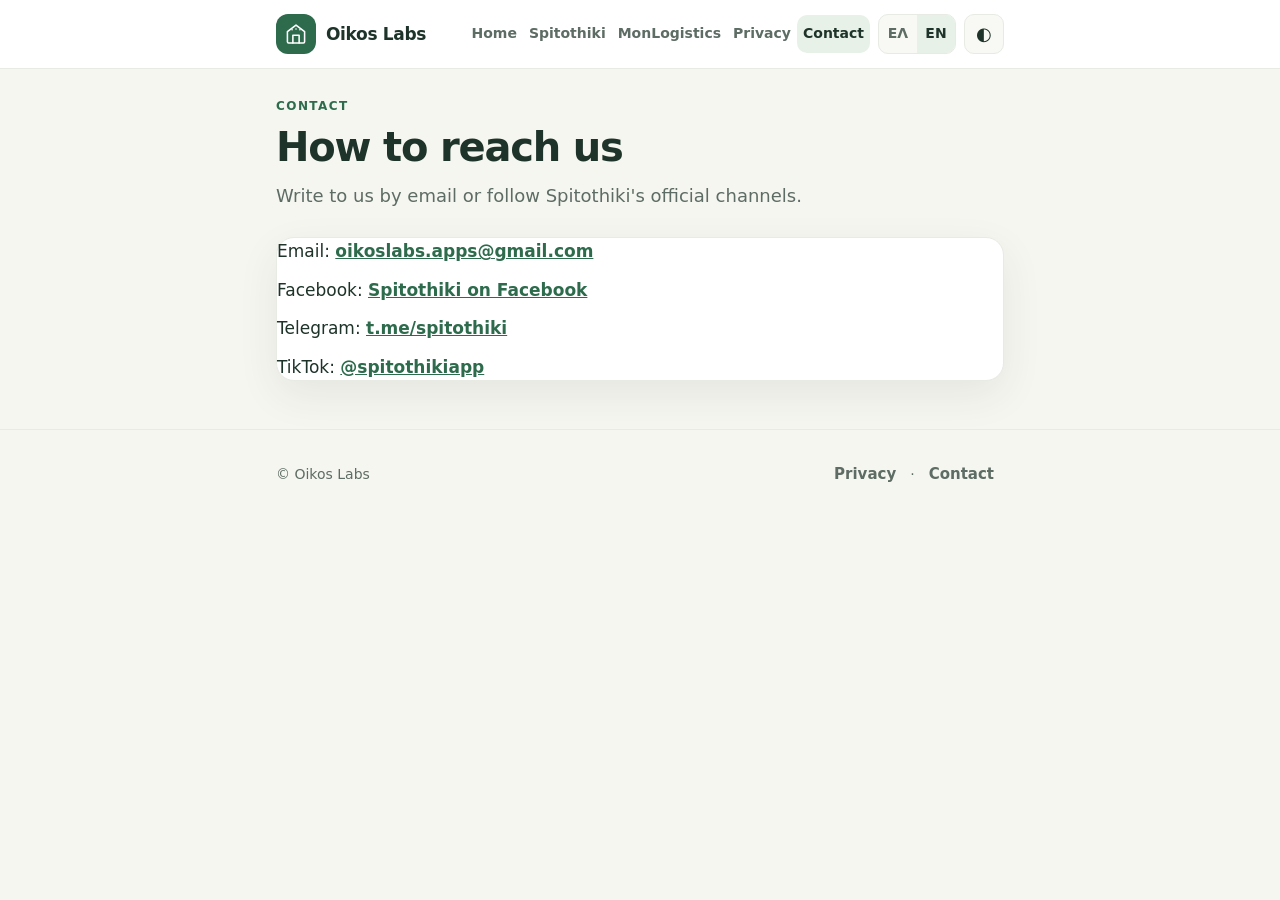
<file: en/contact.html>
<!doctype html>
<html lang="en">
<head>
  <meta charset="utf-8">
  <meta name="viewport" content="width=device-width, initial-scale=1">
  <title>Contact · Oikos Labs</title>
  <meta name="description" content="Oikos Labs builds simple apps for home and work, with respect for your privacy.">
  <meta name="theme-color" content="#f5f6f0" media="(prefers-color-scheme: light)">
  <meta name="theme-color" content="#121a16" media="(prefers-color-scheme: dark)">
  <link rel="icon" href="../icons/icon.svg" type="image/svg+xml">
  <link rel="icon" href="../icons/icon-192.png" sizes="192x192">
  <link rel="apple-touch-icon" href="../icons/apple-touch-icon.png">
  <link rel="alternate" hreflang="el" href="https://oikoslabs.github.io/contact.html">
  <link rel="alternate" hreflang="en" href="https://oikoslabs.github.io/en/contact.html">
  <link rel="alternate" hreflang="x-default" href="https://oikoslabs.github.io/contact.html">
  <link rel="stylesheet" href="../styles.css?v=7">
</head>
<body>
  <a class="skip" href="#main">Skip to content</a>
  <header>
    <div class="wrap header-inner">
      <a class="brand" href="index.html"><img src="../icons/icon.svg" width="40" height="40" alt="">Oikos Labs</a>
      <nav aria-label="Main navigation">
        <a href="index.html">Home</a>
        <a href="spitothiki.html">Spitothiki</a>
        <a href="monlogistics.html">MonLogistics</a>
        <a href="privacy.html">Privacy</a>
        <a href="contact.html" aria-current="page">Contact</a>
      </nav>
      <div class="lang-switch" role="group" aria-label="Language"><a href="../contact.html" lang="el" hreflang="el" title="Ελληνικά">ΕΛ</a><a href="contact.html" lang="en" aria-current="true">EN</a></div>
      <button class="theme-btn" type="button" data-theme-toggle aria-label="Toggle theme">◐</button>
    </div>
  </header>
  <main id="main" class="wrap">
    <p class="eyebrow">Contact</p>
    <h1>How to reach us</h1>
    <p class="lede">Write to us by email or follow Spitothiki's official channels.</p>
    <ul class="contact-list card">
      <li>Email: <a href="mailto:oikoslabs.apps@gmail.com">oikoslabs.apps@gmail.com</a></li>
      <li>Facebook: <a href="https://www.facebook.com/share/19h5cYaZKc/" rel="noopener" target="_blank">Spitothiki on Facebook</a></li>
      <li>Telegram: <a href="https://t.me/spitothiki" rel="noopener" target="_blank">t.me/spitothiki</a></li>
      <li>TikTok: <a href="https://www.tiktok.com/@spitothikiapp" rel="noopener" target="_blank">@spitothikiapp</a></li>
    </ul>
  </main>
  <footer>
    <div class="wrap footer-inner">
      <p>© Oikos Labs</p>
      <nav aria-label="Footer">
        <a href="privacy.html">Privacy</a>
        · <a href="contact.html">Contact</a>
      </nav>
    </div>
  </footer>
  <script>
    (function () {
      var key = 'oikoslabs:theme';
      var root = document.documentElement;
      try {
        var saved = localStorage.getItem(key);
        if (saved === 'light' || saved === 'dark') root.setAttribute('data-theme', saved);
      } catch (e) {}
      document.querySelectorAll('[data-theme-toggle]').forEach(function (btn) {
        btn.addEventListener('click', function () {
          var next = root.getAttribute('data-theme') === 'dark' ? 'light'
            : root.getAttribute('data-theme') === 'light' ? 'dark'
            : (window.matchMedia('(prefers-color-scheme: dark)').matches ? 'light' : 'dark');
          root.setAttribute('data-theme', next);
          try { localStorage.setItem(key, next); } catch (e) {}
        });
      });
    })();
  </script>
<!-- Cloudflare Web Analytics --><script defer src='https://static.cloudflareinsights.com/beacon.min.js' data-cf-beacon='{"token": "eb60aeccbb9b4c3ca00c6c303d46751a"}'></script><!-- End Cloudflare Web Analytics -->
</body>
</html>
</file>
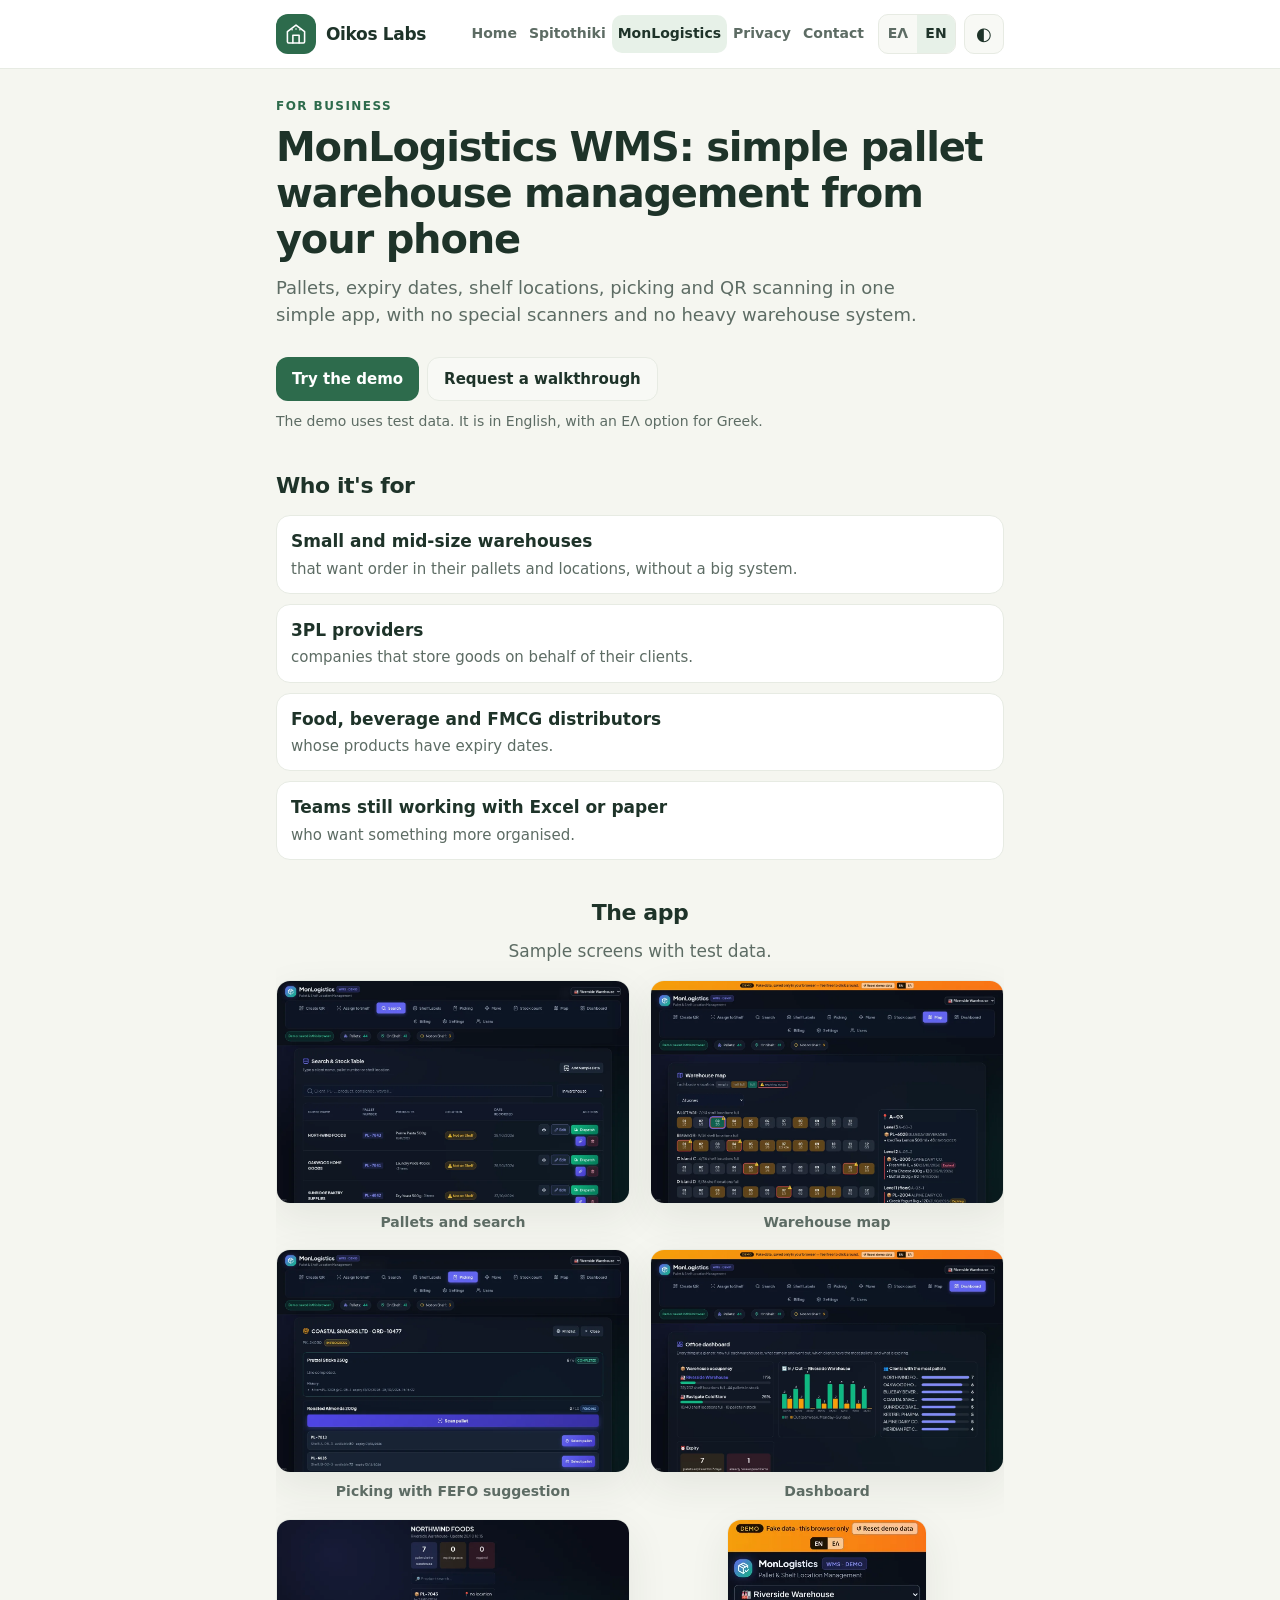
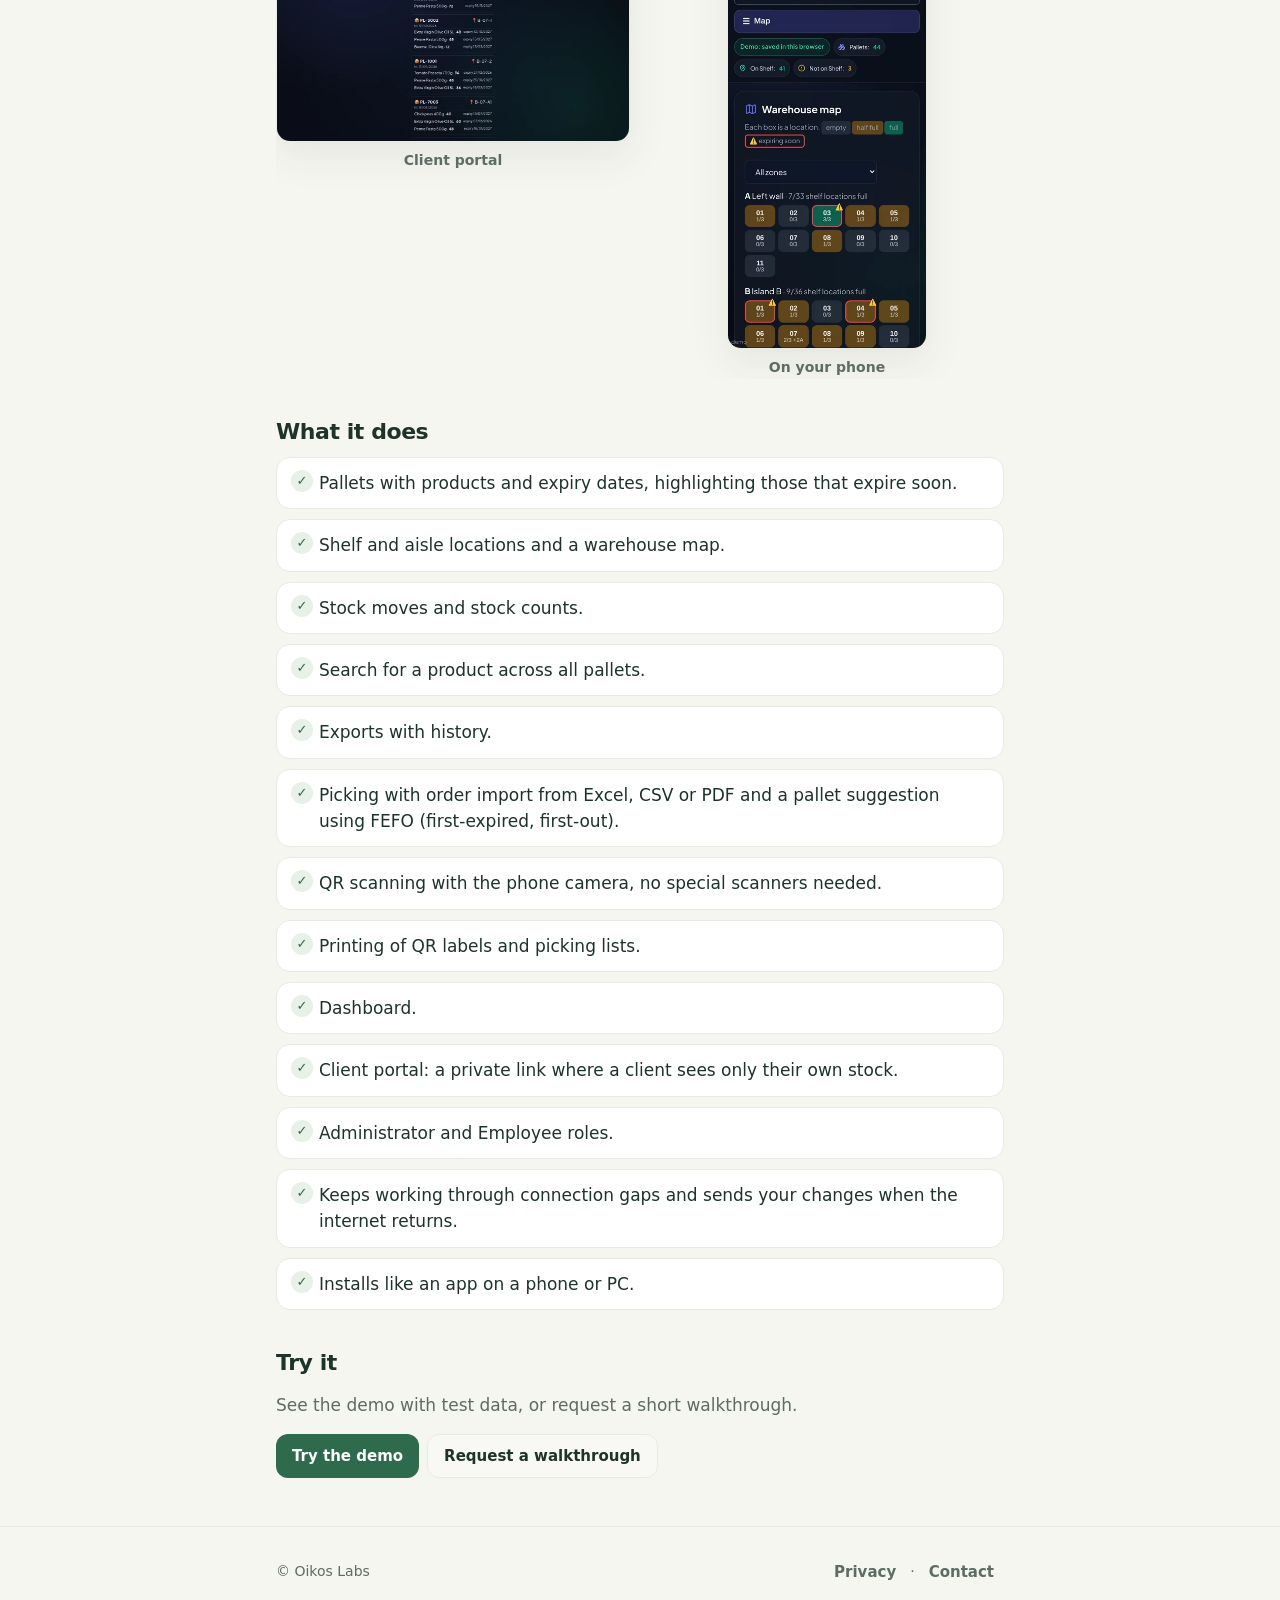
<file: en/monlogistics.html>
<!doctype html>
<html lang="en">
<head>
  <meta charset="utf-8">
  <meta name="viewport" content="width=device-width, initial-scale=1">
  <title>MonLogistics WMS · Oikos Labs</title>
  <meta name="description" content="MonLogistics WMS: simple pallet warehouse management from your phone, with expiry dates, shelf locations, picking and QR scanning.">
  <meta name="theme-color" content="#f5f6f0" media="(prefers-color-scheme: light)">
  <meta name="theme-color" content="#121a16" media="(prefers-color-scheme: dark)">
  <link rel="icon" href="../icons/icon.svg" type="image/svg+xml">
  <link rel="icon" href="../icons/icon-192.png" sizes="192x192">
  <link rel="apple-touch-icon" href="../icons/apple-touch-icon.png">
  <link rel="alternate" hreflang="el" href="https://oikoslabs.github.io/monlogistics.html">
  <link rel="alternate" hreflang="en" href="https://oikoslabs.github.io/en/monlogistics.html">
  <link rel="alternate" hreflang="x-default" href="https://oikoslabs.github.io/monlogistics.html">
  <link rel="stylesheet" href="../styles.css?v=7">
</head>
<body>
  <a class="skip" href="#main">Skip to content</a>
  <header>
    <div class="wrap header-inner">
      <a class="brand" href="index.html"><img src="../icons/icon.svg" width="40" height="40" alt="">Oikos Labs</a>
      <nav aria-label="Main navigation">
        <a href="index.html">Home</a>
        <a href="spitothiki.html">Spitothiki</a>
        <a href="monlogistics.html" aria-current="page">MonLogistics</a>
        <a href="privacy.html">Privacy</a>
        <a href="contact.html">Contact</a>
      </nav>
      <div class="lang-switch" role="group" aria-label="Language"><a href="../monlogistics.html" lang="el" hreflang="el" title="Ελληνικά">ΕΛ</a><a href="monlogistics.html" lang="en" aria-current="true">EN</a></div>
      <button class="theme-btn" type="button" data-theme-toggle aria-label="Toggle theme">◐</button>
    </div>
  </header>
  <main id="main" class="wrap">
    <p class="eyebrow">For business</p>
    <h1>MonLogistics WMS: simple pallet warehouse management from your phone</h1>
    <p class="lede">Pallets, expiry dates, shelf locations, picking and QR scanning in one simple app, with no special scanners and no heavy warehouse system.</p>
    <div class="actions hero-actions">
      <a class="button button-primary" href="https://monlogistics-demo.web.app/?src=oikoslabs">Try the demo</a>
      <a class="button button-quiet" href="mailto:oikoslabs.apps@gmail.com?subject=MonLogistics%20WMS">Request a walkthrough</a>
    </div>
    <p class="hero-note">The demo uses test data. It is in English, with an ΕΛ option for Greek.</p>

    <section class="audience" aria-labelledby="audience-title">
      <h2 id="audience-title">Who it's for</h2>
      <ul class="audience-list">
        <li><strong>Small and mid-size warehouses</strong><span>that want order in their pallets and locations, without a big system.</span></li>
        <li><strong>3PL providers</strong><span>companies that store goods on behalf of their clients.</span></li>
        <li><strong>Food, beverage and FMCG distributors</strong><span>whose products have expiry dates.</span></li>
        <li><strong>Teams still working with Excel or paper</strong><span>who want something more organised.</span></li>
      </ul>
    </section>

    <section class="shots" aria-labelledby="shots-title">
      <h2 id="shots-title">The app</h2>
      <p class="section-lead">Sample screens with test data.</p>
      <ul class="shot-grid shot-grid-wide">
        <li>
          <figure>
            <img src="../shots/monlogistics/pallets.webp" alt="Pallet list with client, products, shelf location and date" width="1200" height="755" loading="lazy">
            <figcaption>Pallets and search</figcaption>
          </figure>
        </li>
        <li>
          <figure>
            <img src="../shots/monlogistics/map.webp" alt="Warehouse map with shelf locations and a highlight on those expiring soon" width="1200" height="755" loading="lazy">
            <figcaption>Warehouse map</figcaption>
          </figure>
        </li>
        <li>
          <figure>
            <img src="../shots/monlogistics/picking.webp" alt="Picking screen suggesting a pallet based on expiry date" width="1200" height="755" loading="lazy">
            <figcaption>Picking with FEFO suggestion</figcaption>
          </figure>
        </li>
        <li>
          <figure>
            <img src="../shots/monlogistics/dashboard.webp" alt="Dashboard with an overview of the warehouse" width="1200" height="755" loading="lazy">
            <figcaption>Dashboard</figcaption>
          </figure>
        </li>
        <li>
          <figure>
            <img src="../shots/monlogistics/portal.webp" alt="Client portal showing one client’s stock" width="1200" height="755" loading="lazy">
            <figcaption>Client portal</figcaption>
          </figure>
        </li>
        <li class="shot-portrait">
          <figure>
            <img src="../shots/monlogistics/mobile-map.webp" alt="The warehouse map on a phone screen" width="390" height="844" loading="lazy">
            <figcaption>On your phone</figcaption>
          </figure>
        </li>
      </ul>
    </section>

    <section class="features" aria-labelledby="features-title">
      <h2 id="features-title">What it does</h2>
      <ul class="feature-list">
        <li>Pallets with products and expiry dates, highlighting those that expire soon.</li>
        <li>Shelf and aisle locations and a warehouse map.</li>
        <li>Stock moves and stock counts.</li>
        <li>Search for a product across all pallets.</li>
        <li>Exports with history.</li>
        <li>Picking with order import from Excel, CSV or PDF and a pallet suggestion using FEFO (first-expired, first-out).</li>
        <li>QR scanning with the phone camera, no special scanners needed.</li>
        <li>Printing of QR labels and picking lists.</li>
        <li>Dashboard.</li>
        <li>Client portal: a private link where a client sees only their own stock.</li>
        <li>Administrator and Employee roles.</li>
        <li>Keeps working through connection gaps and sends your changes when the internet returns.</li>
        <li>Installs like an app on a phone or PC.</li>
      </ul>
    </section>

    <section class="cta-bottom" aria-labelledby="cta-title">
      <h2 id="cta-title">Try it</h2>
      <p class="section-lead" style="margin-left:0">See the demo with test data, or request a short walkthrough.</p>
      <div class="actions">
      <a class="button button-primary" href="https://monlogistics-demo.web.app/?src=oikoslabs">Try the demo</a>
      <a class="button button-quiet" href="mailto:oikoslabs.apps@gmail.com?subject=MonLogistics%20WMS">Request a walkthrough</a>
      </div>
    </section>
  </main>
  <footer>
    <div class="wrap footer-inner">
      <p>© Oikos Labs</p>
      <nav aria-label="Footer">
        <a href="privacy.html">Privacy</a>
        · <a href="contact.html">Contact</a>
      </nav>
    </div>
  </footer>
  <script>
    (function () {
      var key = 'oikoslabs:theme';
      var root = document.documentElement;
      try {
        var saved = localStorage.getItem(key);
        if (saved === 'light' || saved === 'dark') root.setAttribute('data-theme', saved);
      } catch (e) {}
      document.querySelectorAll('[data-theme-toggle]').forEach(function (btn) {
        btn.addEventListener('click', function () {
          var next = root.getAttribute('data-theme') === 'dark' ? 'light'
            : root.getAttribute('data-theme') === 'light' ? 'dark'
            : (window.matchMedia('(prefers-color-scheme: dark)').matches ? 'light' : 'dark');
          root.setAttribute('data-theme', next);
          try { localStorage.setItem(key, next); } catch (e) {}
        });
      });
    })();
  </script>
<!-- Cloudflare Web Analytics --><script defer src='https://static.cloudflareinsights.com/beacon.min.js' data-cf-beacon='{"token": "eb60aeccbb9b4c3ca00c6c303d46751a"}'></script><!-- End Cloudflare Web Analytics -->
</body>
</html>
</file>
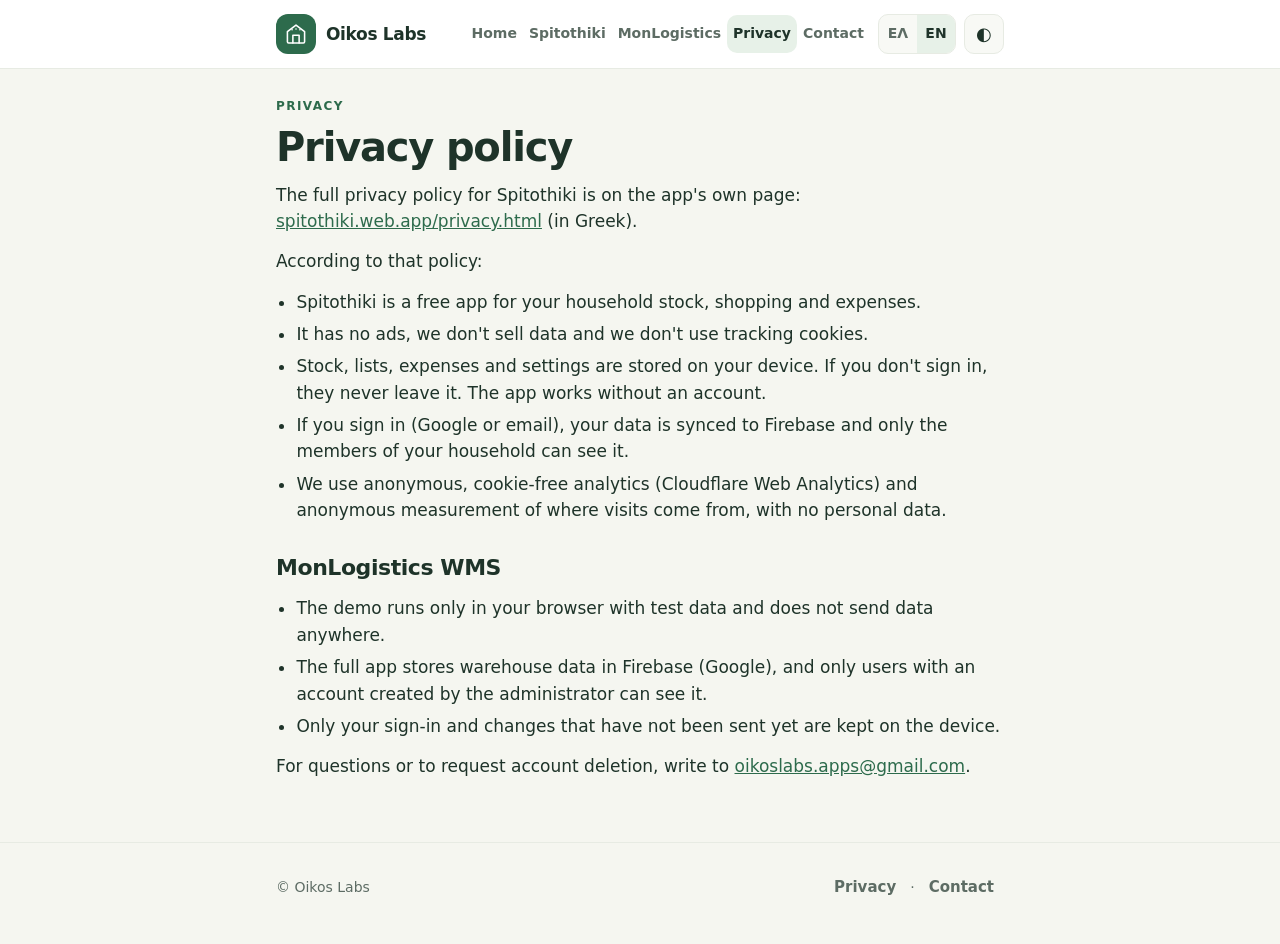
<file: en/privacy.html>
<!doctype html>
<html lang="en">
<head>
  <meta charset="utf-8">
  <meta name="viewport" content="width=device-width, initial-scale=1">
  <title>Privacy · Oikos Labs</title>
  <meta name="description" content="Oikos Labs builds simple apps for home and work, with respect for your privacy.">
  <meta name="theme-color" content="#f5f6f0" media="(prefers-color-scheme: light)">
  <meta name="theme-color" content="#121a16" media="(prefers-color-scheme: dark)">
  <link rel="icon" href="../icons/icon.svg" type="image/svg+xml">
  <link rel="icon" href="../icons/icon-192.png" sizes="192x192">
  <link rel="apple-touch-icon" href="../icons/apple-touch-icon.png">
  <link rel="alternate" hreflang="el" href="https://oikoslabs.github.io/privacy.html">
  <link rel="alternate" hreflang="en" href="https://oikoslabs.github.io/en/privacy.html">
  <link rel="alternate" hreflang="x-default" href="https://oikoslabs.github.io/privacy.html">
  <link rel="stylesheet" href="../styles.css?v=7">
</head>
<body>
  <a class="skip" href="#main">Skip to content</a>
  <header>
    <div class="wrap header-inner">
      <a class="brand" href="index.html"><img src="../icons/icon.svg" width="40" height="40" alt="">Oikos Labs</a>
      <nav aria-label="Main navigation">
        <a href="index.html">Home</a>
        <a href="spitothiki.html">Spitothiki</a>
        <a href="monlogistics.html">MonLogistics</a>
        <a href="privacy.html" aria-current="page">Privacy</a>
        <a href="contact.html">Contact</a>
      </nav>
      <div class="lang-switch" role="group" aria-label="Language"><a href="../privacy.html" lang="el" hreflang="el" title="Ελληνικά">ΕΛ</a><a href="privacy.html" lang="en" aria-current="true">EN</a></div>
      <button class="theme-btn" type="button" data-theme-toggle aria-label="Toggle theme">◐</button>
    </div>
  </header>
  <main id="main" class="wrap">
    <p class="eyebrow">Privacy</p>
    <h1>Privacy policy</h1>
    <div class="prose">
      <p>The full privacy policy for Spitothiki is on the app's own page: <a href="https://spitothiki.web.app/privacy.html">spitothiki.web.app/privacy.html</a> (in Greek).</p>
      <p>According to that policy:</p>
      <ul>
        <li>Spitothiki is a free app for your household stock, shopping and expenses.</li>
        <li>It has no ads, we don't sell data and we don't use tracking cookies.</li>
        <li>Stock, lists, expenses and settings are stored on your device. If you don't sign in, they never leave it. The app works without an account.</li>
        <li>If you sign in (Google or email), your data is synced to Firebase and only the members of your household can see it.</li>
        <li>We use anonymous, cookie-free analytics (Cloudflare Web Analytics) and anonymous measurement of where visits come from, with no personal data.</li>
      </ul>
      <h2>MonLogistics WMS</h2>
      <ul>
        <li>The demo runs only in your browser with test data and does not send data anywhere.</li>
        <li>The full app stores warehouse data in Firebase (Google), and only users with an account created by the administrator can see it.</li>
        <li>Only your sign-in and changes that have not been sent yet are kept on the device.</li>
      </ul>
      <p>For questions or to request account deletion, write to <a href="mailto:oikoslabs.apps@gmail.com">oikoslabs.apps@gmail.com</a>.</p>
    </div>
  </main>
  <footer>
    <div class="wrap footer-inner">
      <p>© Oikos Labs</p>
      <nav aria-label="Footer">
        <a href="privacy.html">Privacy</a>
        · <a href="contact.html">Contact</a>
      </nav>
    </div>
  </footer>
  <script>
    (function () {
      var key = 'oikoslabs:theme';
      var root = document.documentElement;
      try {
        var saved = localStorage.getItem(key);
        if (saved === 'light' || saved === 'dark') root.setAttribute('data-theme', saved);
      } catch (e) {}
      document.querySelectorAll('[data-theme-toggle]').forEach(function (btn) {
        btn.addEventListener('click', function () {
          var next = root.getAttribute('data-theme') === 'dark' ? 'light'
            : root.getAttribute('data-theme') === 'light' ? 'dark'
            : (window.matchMedia('(prefers-color-scheme: dark)').matches ? 'light' : 'dark');
          root.setAttribute('data-theme', next);
          try { localStorage.setItem(key, next); } catch (e) {}
        });
      });
    })();
  </script>
<!-- Cloudflare Web Analytics --><script defer src='https://static.cloudflareinsights.com/beacon.min.js' data-cf-beacon='{"token": "eb60aeccbb9b4c3ca00c6c303d46751a"}'></script><!-- End Cloudflare Web Analytics -->
</body>
</html>
</file>
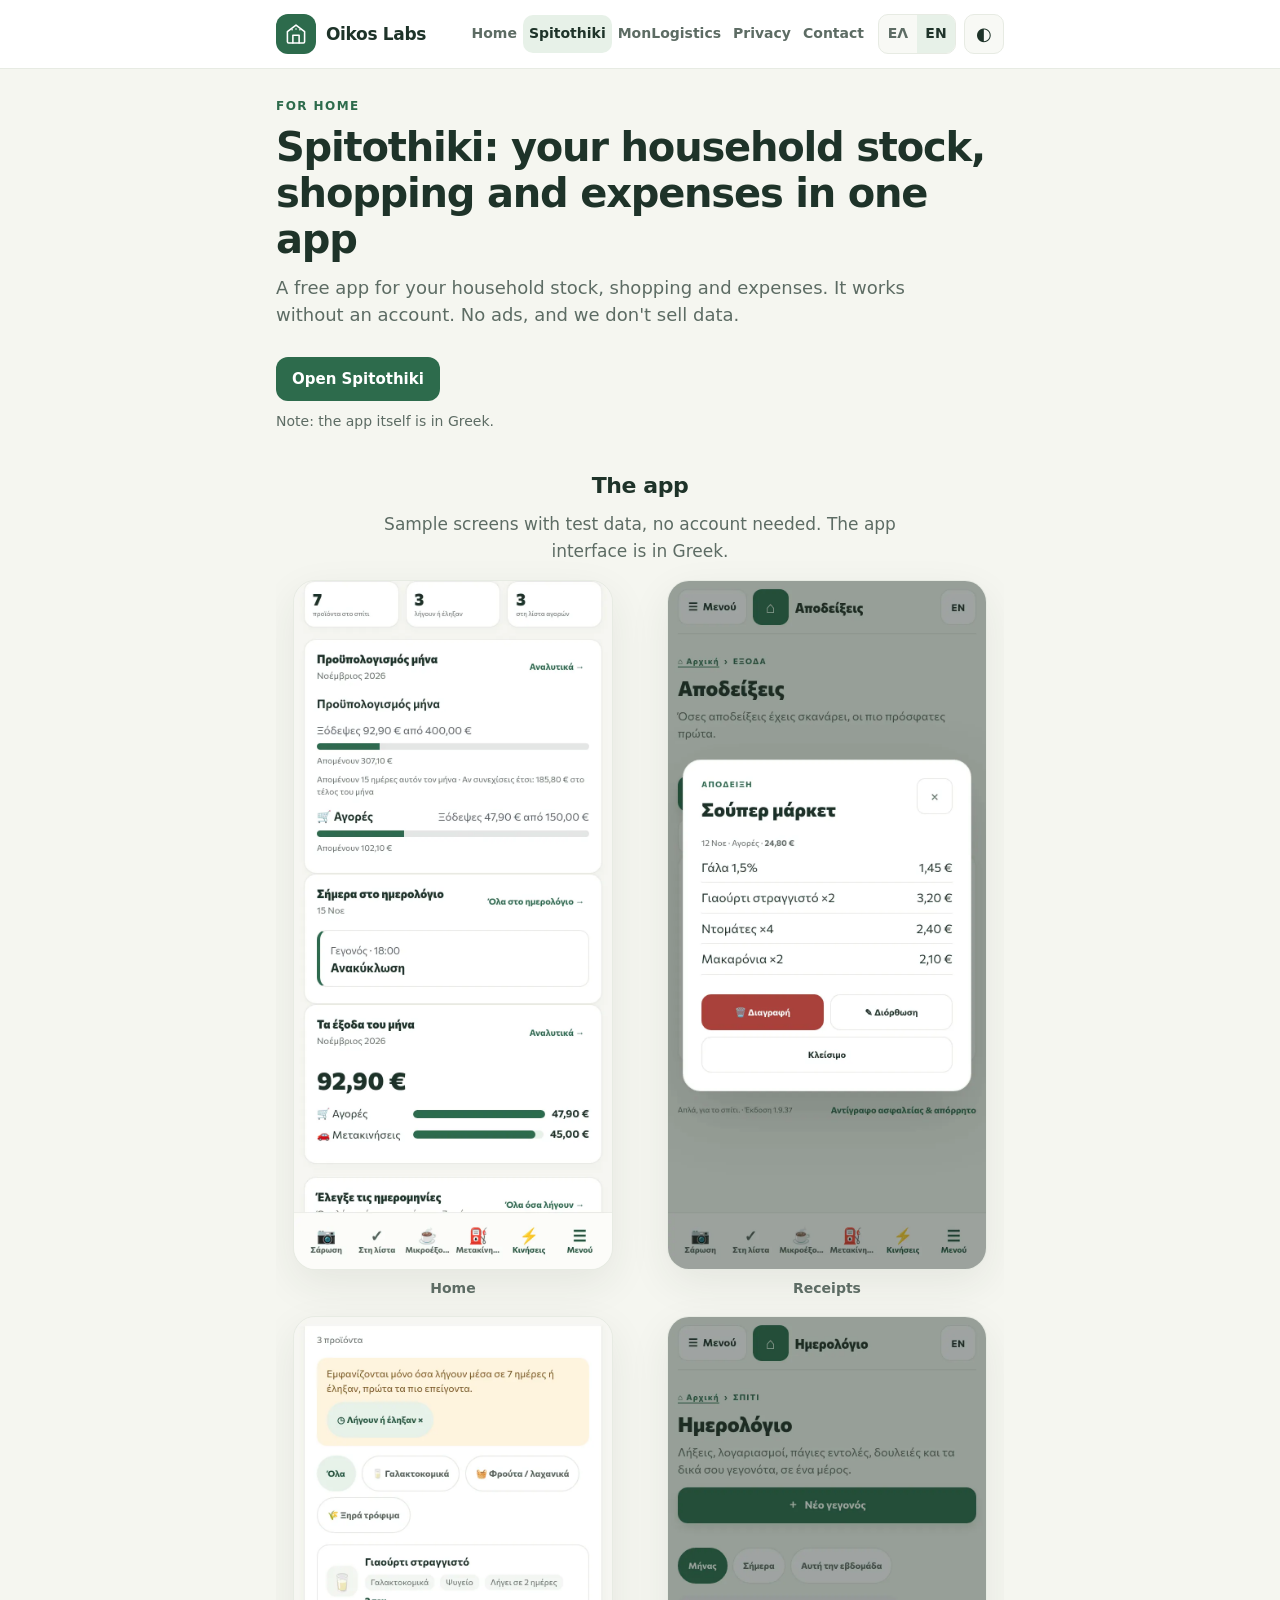
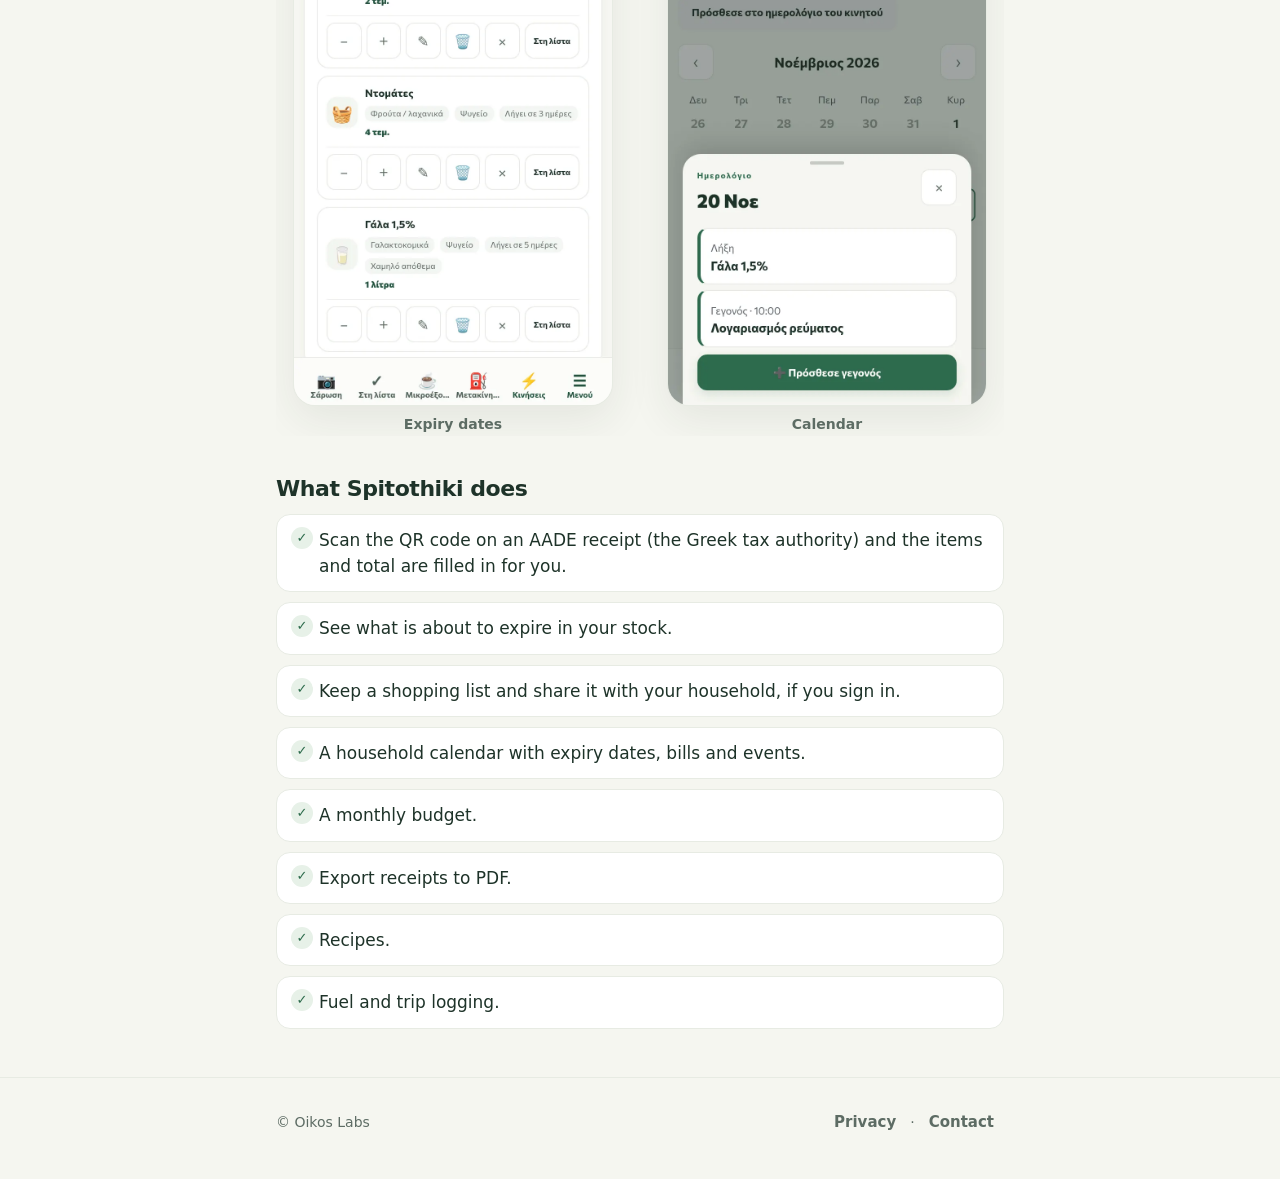
<file: en/spitothiki.html>
<!doctype html>
<html lang="en">
<head>
  <meta charset="utf-8">
  <meta name="viewport" content="width=device-width, initial-scale=1">
  <title>Spitothiki · Oikos Labs</title>
  <meta name="description" content="Spitothiki: a free app for your household stock, shopping and expenses. Works without an account. The app is in Greek.">
  <meta name="theme-color" content="#f5f6f0" media="(prefers-color-scheme: light)">
  <meta name="theme-color" content="#121a16" media="(prefers-color-scheme: dark)">
  <link rel="icon" href="../icons/icon.svg" type="image/svg+xml">
  <link rel="icon" href="../icons/icon-192.png" sizes="192x192">
  <link rel="apple-touch-icon" href="../icons/apple-touch-icon.png">
  <link rel="alternate" hreflang="el" href="https://oikoslabs.github.io/spitothiki.html">
  <link rel="alternate" hreflang="en" href="https://oikoslabs.github.io/en/spitothiki.html">
  <link rel="alternate" hreflang="x-default" href="https://oikoslabs.github.io/spitothiki.html">
  <link rel="stylesheet" href="../styles.css?v=7">
</head>
<body>
  <a class="skip" href="#main">Skip to content</a>
  <header>
    <div class="wrap header-inner">
      <a class="brand" href="index.html"><img src="../icons/icon.svg" width="40" height="40" alt="">Oikos Labs</a>
      <nav aria-label="Main navigation">
        <a href="index.html">Home</a>
        <a href="spitothiki.html" aria-current="page">Spitothiki</a>
        <a href="monlogistics.html">MonLogistics</a>
        <a href="privacy.html">Privacy</a>
        <a href="contact.html">Contact</a>
      </nav>
      <div class="lang-switch" role="group" aria-label="Language"><a href="../spitothiki.html" lang="el" hreflang="el" title="Ελληνικά">ΕΛ</a><a href="spitothiki.html" lang="en" aria-current="true">EN</a></div>
      <button class="theme-btn" type="button" data-theme-toggle aria-label="Toggle theme">◐</button>
    </div>
  </header>
  <main id="main" class="wrap">
    <p class="eyebrow">For home</p>
    <h1>Spitothiki: your household stock, shopping and expenses in one app</h1>
    <p class="lede">A free app for your household stock, shopping and expenses. It works without an account. No ads, and we don't sell data.</p>
    <div class="actions hero-actions">
      <a class="button button-primary" href="https://spitothiki.web.app/?src=oikoslabs">Open Spitothiki</a>
    </div>
    <p class="hero-note">Note: the app itself is in Greek.</p>

    <section class="shots" aria-labelledby="shots-title">
      <h2 id="shots-title">The app</h2>
      <p class="section-lead">Sample screens with test data, no account needed. The app interface is in Greek.</p>
      <ul class="shot-grid">
        <li>
          <figure>
            <img src="../shots/home.webp" alt="Spitothiki home screen with the monthly budget, calendar and expenses" width="390" height="844">
            <figcaption>Home</figcaption>
          </figure>
        </li>
        <li>
          <figure>
            <img src="../shots/receipts.webp" alt="A supermarket receipt with its items and amounts" width="390" height="844">
            <figcaption>Receipts</figcaption>
          </figure>
        </li>
        <li>
          <figure>
            <img src="../shots/expiries.webp" alt="Stock items that expire within the next few days" width="390" height="844">
            <figcaption>Expiry dates</figcaption>
          </figure>
        </li>
        <li>
          <figure>
            <img src="../shots/calendar.webp" alt="Household calendar showing a product expiry and an electricity bill" width="390" height="844">
            <figcaption>Calendar</figcaption>
          </figure>
        </li>
      </ul>
    </section>

    <section class="features" aria-labelledby="features-title">
      <h2 id="features-title">What Spitothiki does</h2>
      <ul class="feature-list">
        <li>Scan the QR code on an AADE receipt (the Greek tax authority) and the items and total are filled in for you.</li>
        <li>See what is about to expire in your stock.</li>
        <li>Keep a shopping list and share it with your household, if you sign in.</li>
        <li>A household calendar with expiry dates, bills and events.</li>
        <li>A monthly budget.</li>
        <li>Export receipts to PDF.</li>
        <li>Recipes.</li>
        <li>Fuel and trip logging.</li>
      </ul>
    </section>
  </main>
  <footer>
    <div class="wrap footer-inner">
      <p>© Oikos Labs</p>
      <nav aria-label="Footer">
        <a href="privacy.html">Privacy</a>
        · <a href="contact.html">Contact</a>
      </nav>
    </div>
  </footer>
  <script>
    (function () {
      var key = 'oikoslabs:theme';
      var root = document.documentElement;
      try {
        var saved = localStorage.getItem(key);
        if (saved === 'light' || saved === 'dark') root.setAttribute('data-theme', saved);
      } catch (e) {}
      document.querySelectorAll('[data-theme-toggle]').forEach(function (btn) {
        btn.addEventListener('click', function () {
          var next = root.getAttribute('data-theme') === 'dark' ? 'light'
            : root.getAttribute('data-theme') === 'light' ? 'dark'
            : (window.matchMedia('(prefers-color-scheme: dark)').matches ? 'light' : 'dark');
          root.setAttribute('data-theme', next);
          try { localStorage.setItem(key, next); } catch (e) {}
        });
      });
    })();
  </script>
<!-- Cloudflare Web Analytics --><script defer src='https://static.cloudflareinsights.com/beacon.min.js' data-cf-beacon='{"token": "eb60aeccbb9b4c3ca00c6c303d46751a"}'></script><!-- End Cloudflare Web Analytics -->
</body>
</html>
</file>
<file: styles.css>
:root {
  color-scheme: light;
  --paper: #f5f6f0;
  --surface: #ffffff;
  --surface-soft: #f8f9f5;
  --ink: #1e3329;
  --muted: #5d6c64;
  --line: #e7ebe3;
  --green: #2d6b4c;
  --green-dark: #22543c;
  --green-soft: #e7f1e8;
  --shadow: 0 14px 40px rgba(32, 55, 42, .08);
  --btn-ink: #fff;
  --radius: 18px;
  --font: system-ui, -apple-system, "Segoe UI", Roboto, sans-serif;
}
@media (prefers-color-scheme: dark) {
  :root {
    color-scheme: dark;
    --paper: #121a16;
    --surface: #1a241f;
    --surface-soft: #1f2a24;
    --ink: #e4ece6;
    --muted: #9aaba1;
    --line: #2c3a33;
    --green: #5fae84;
    --green-dark: #8fd0ab;
    --green-soft: #21382c;
    --shadow: 0 14px 40px rgba(0, 0, 0, .35);
    --btn-ink: #102017;
  }
}
:root[data-theme="light"] {
  color-scheme: light;
  --paper: #f5f6f0;
  --surface: #ffffff;
  --surface-soft: #f8f9f5;
  --ink: #1e3329;
  --muted: #5d6c64;
  --line: #e7ebe3;
  --green: #2d6b4c;
  --green-dark: #22543c;
  --green-soft: #e7f1e8;
  --shadow: 0 14px 40px rgba(32, 55, 42, .08);
  --btn-ink: #fff;
}
:root[data-theme="dark"] {
  color-scheme: dark;
  --paper: #121a16;
  --surface: #1a241f;
  --surface-soft: #1f2a24;
  --ink: #e4ece6;
  --muted: #9aaba1;
  --line: #2c3a33;
  --green: #5fae84;
  --green-dark: #8fd0ab;
  --green-soft: #21382c;
  --shadow: 0 14px 40px rgba(0, 0, 0, .35);
  --btn-ink: #102017;
}

* { box-sizing: border-box; }
html { scroll-behavior: smooth; }
html { overflow-x: hidden; }
body {
  margin: 0;
  min-height: 100vh;
  background: var(--paper);
  color: var(--ink);
  font: 17px/1.55 var(--font);
  overflow-x: hidden;
}
a { color: var(--green); }
a:focus-visible, button:focus-visible {
  outline: 3px solid rgba(45, 107, 76, .45);
  outline-offset: 2px;
}
.skip {
  position: absolute;
  left: 8px; top: 8px;
  padding: 8px 12px;
  background: var(--ink);
  color: #fff;
  border-radius: 10px;
  transform: translateY(-150%);
}
.skip:focus { transform: none; }

.wrap { width: min(100%, 760px); margin: 0 auto; padding-inline: 16px; box-sizing: border-box; }
header {
  border-bottom: 1px solid var(--line);
  background: var(--surface);
}
.header-inner {
  display: flex;
  align-items: center;
  gap: 12px;
  flex-wrap: wrap;
  padding-block: 14px;
}
.brand {
  display: flex;
  align-items: center;
  gap: 10px;
  margin-right: auto;
  color: inherit;
  text-decoration: none;
  font-weight: 800;
  letter-spacing: -.02em;
}
.brand img { width: 40px; height: 40px; border-radius: 12px; }
nav { display: flex; align-items: center; gap: 4px; flex-wrap: wrap; }
nav a {
  padding: 8px 10px;
  border-radius: 10px;
  color: var(--muted);
  text-decoration: none;
  font-size: 15px;
  font-weight: 600;
}
nav a:hover, nav a[aria-current="page"] { color: var(--ink); background: var(--green-soft); }
.theme-btn {
  width: 40px; height: 40px;
  border: 1px solid var(--line);
  border-radius: 10px;
  background: var(--surface-soft);
  color: var(--ink);
  cursor: pointer;
  font-size: 18px;
}

main { padding: 28px 0 48px; }
.eyebrow {
  margin: 0 0 8px;
  color: var(--green);
  font-size: 12px;
  font-weight: 700;
  letter-spacing: .12em;
  text-transform: uppercase;
}
h1 { margin: 0 0 12px; font: 800 clamp(28px, 6vw, 40px)/1.15 var(--font); letter-spacing: -.03em; }
.lede { margin: 0 0 28px; color: var(--muted); font-size: 18px; max-width: 42rem; }

.card {
  display: grid;
  gap: 16px;
  padding: 20px;
  border: 1px solid var(--line);
  border-radius: var(--radius);
  background: var(--surface);
  box-shadow: var(--shadow);
}
@media (min-width: 640px) {
  .app-card { grid-template-columns: auto 1fr; align-items: start; }
}
.app-card .mark { width: 72px; height: 72px; border-radius: 20px; }
.app-card h2 { margin: 0 0 8px; font-size: 22px; }
.app-card p { margin: 0 0 14px; color: var(--muted); }
.actions { display: flex; flex-wrap: wrap; gap: 8px; }
.button {
  display: inline-flex;
  align-items: center;
  justify-content: center;
  min-height: 44px;
  padding: 0 16px;
  border-radius: 12px;
  font-size: 15px;
  font-weight: 700;
  text-decoration: none;
}
.button-primary { background: var(--green); color: var(--btn-ink, #fff); }
.button-quiet { border: 1px solid var(--line); background: var(--surface-soft); color: var(--ink); }

.prose p { margin: 0 0 14px; }
.prose ul { margin: 0 0 14px; padding-left: 1.2em; }
.prose li { margin: 6px 0; }
.contact-list { list-style: none; padding: 0; margin: 0; display: grid; gap: 12px; }
.contact-list a { font-weight: 700; }

footer {
  border-top: 1px solid var(--line);
  padding: 20px 0 32px;
  color: var(--muted);
  font-size: 14px;
}
.footer-inner { display: flex; flex-wrap: wrap; gap: 8px 16px; justify-content: space-between; align-items: center; }
footer nav a { color: var(--muted); }

.shots, .features { margin-top: 36px; }
.shots { text-align: center; overflow-x: hidden; }
.shots h2, .features h2 { margin: 0 0 8px; font-size: 22px; letter-spacing: -.02em; }
.section-lead { margin: 0 auto 16px; color: var(--muted); max-width: 36rem; }
.shot-grid {
  list-style: none;
  margin: 0 auto;
  padding: 0;
  width: 100%;
  max-width: 100%;
  display: grid;
  gap: 16px 20px;
  justify-content: center;
  justify-items: center;
  grid-template-columns: minmax(0, 1fr);
}
@media (min-width: 640px) {
  .shot-grid { grid-template-columns: repeat(2, minmax(0, 1fr)); }
}
.shot-grid li,
.shot-grid figure {
  margin: 0;
  min-width: 0;
  max-width: 100%;
  width: 100%;
  text-align: center;
}
.shot-grid img {
  display: block;
  width: 100%;
  max-width: 320px;
  height: auto;
  margin: 0 auto;
  min-width: 0;
  box-sizing: border-box;
  border: 1px solid var(--line);
  border-radius: 22px;
  background: var(--surface);
  box-shadow: var(--shadow);
}
.shot-grid figcaption {
  margin-top: 8px;
  color: var(--muted);
  font-size: 14px;
  font-weight: 600;
  text-align: center;
}
.feature-list {
  margin: 0;
  padding: 0;
  list-style: none;
  display: grid;
  gap: 10px;
}
.feature-list li {
  position: relative;
  padding: 12px 14px 12px 42px;
  border: 1px solid var(--line);
  border-radius: 14px;
  background: var(--surface);
}
.feature-list li::before {
  content: "✓";
  position: absolute;
  left: 14px;
  top: 12px;
  width: 22px;
  height: 22px;
  border-radius: 50%;
  background: var(--green-soft);
  color: var(--green);
  font-size: 13px;
  font-weight: 800;
  display: grid;
  place-items: center;
}

/* v5: MonLogistics page + second app card */
.app-card-spaced { margin-top: 16px; }
.app-card .eyebrow { margin: 0 0 4px; }
.prose h2 { margin: 28px 0 10px; font-size: 22px; letter-spacing: -.02em; }
.hero-note { margin: 10px 0 0; color: var(--muted); font-size: 14px; }
.hero-actions { margin: 0 0 4px; }
.audience-list { margin: 0; padding: 0; list-style: none; display: grid; gap: 10px; }
.audience-list li { padding: 12px 14px; border: 1px solid var(--line); border-radius: 14px; background: var(--surface); }
.audience-list strong { display: block; }
.audience-list span { color: var(--muted); font-size: 15px; }
.audience, .cta-bottom { margin-top: 36px; }
.audience h2, .cta-bottom h2 { margin: 0 0 12px; font-size: 22px; letter-spacing: -.02em; }
.shot-grid-wide img { max-width: 100%; border-radius: 14px; }
.shot-grid-wide .shot-portrait img { max-width: 200px; }
@media (min-width: 640px) {
  .shot-grid-wide { align-items: start; }
}
@media (max-width: 759px) {
  .header-inner nav { order: 3; width: 100%; gap: 0; justify-content: space-between; }
  .header-inner nav a { padding: 8px 3px; font-size: clamp(10.5px, 3.05vw, 14px); }
}

/* v6: home overview */
.apps, .principles { margin-top: 12px; }
.apps h2, .principles h2 { margin: 0 0 14px; font-size: 22px; letter-spacing: -.02em; }
.app-grid { display: grid; gap: 16px; grid-template-columns: minmax(0, 1fr); }
@media (min-width: 640px) { .app-grid { grid-template-columns: repeat(2, minmax(0, 1fr)); } }
.app-tile { align-content: start; gap: 14px; }
.app-tile .tile-shot { display: block; aspect-ratio: 16 / 10; overflow: hidden; border: 1px solid var(--line); border-radius: 14px; background: var(--surface-soft); }
.app-tile .tile-shot img { display: block; width: 100%; height: 100%; object-fit: cover; object-position: top center; }
.tile-head { display: flex; align-items: center; gap: 12px; }
.tile-head .mark { width: 56px; height: 56px; border-radius: 16px; flex: none; }
.tile-head .eyebrow { margin: 0 0 2px; }
.tile-head h3 { margin: 0; font-size: 20px; letter-spacing: -.02em; }
.app-tile > p { margin: 0; color: var(--muted); }
.app-tile .actions { margin-top: auto; }
.principles { margin-top: 36px; }
.principle-list { margin: 0; padding: 0; list-style: none; display: grid; gap: 10px; }
@media (min-width: 640px) { .principle-list { grid-template-columns: repeat(3, minmax(0, 1fr)); } }
.principle-list li { padding: 12px 14px; border: 1px solid var(--line); border-radius: 14px; background: var(--surface); }
.principle-list strong { display: block; }
.principle-list span { color: var(--muted); font-size: 15px; }

/* v7: language switch */
.lang-switch { display: inline-flex; border: 1px solid var(--line); border-radius: 10px; overflow: hidden; background: var(--surface-soft); }
.lang-switch a { display: inline-flex; align-items: center; justify-content: center; min-width: 38px; height: 38px; padding: 0 8px; color: var(--muted); font-size: 14px; font-weight: 700; text-decoration: none; }
.lang-switch a[aria-current="true"] { background: var(--green-soft); color: var(--ink); }
.lang-switch a:hover { color: var(--ink); }
@media (min-width: 760px) {
  .header-inner { gap: 8px; }
  .header-inner nav { gap: 0; }
  .header-inner nav a { padding: 8px 6px; font-size: 14px; }
}
</file>
